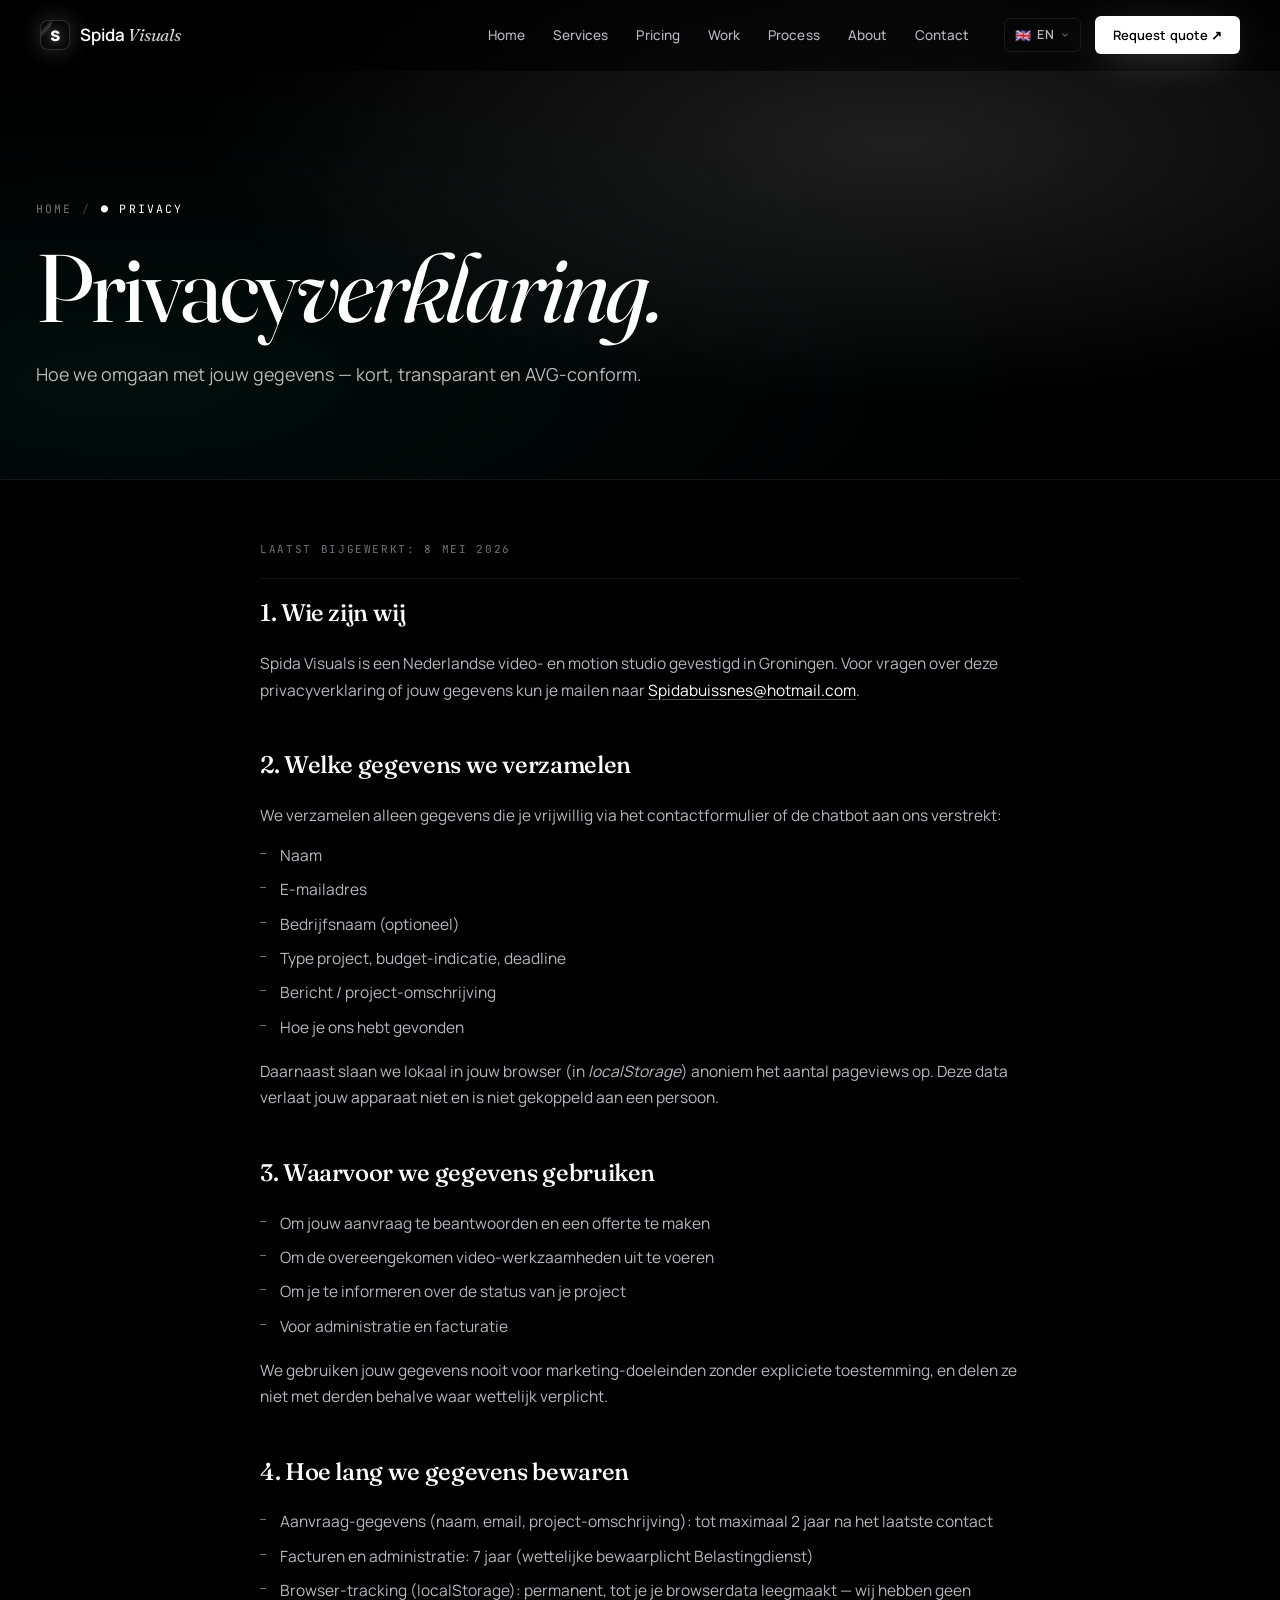
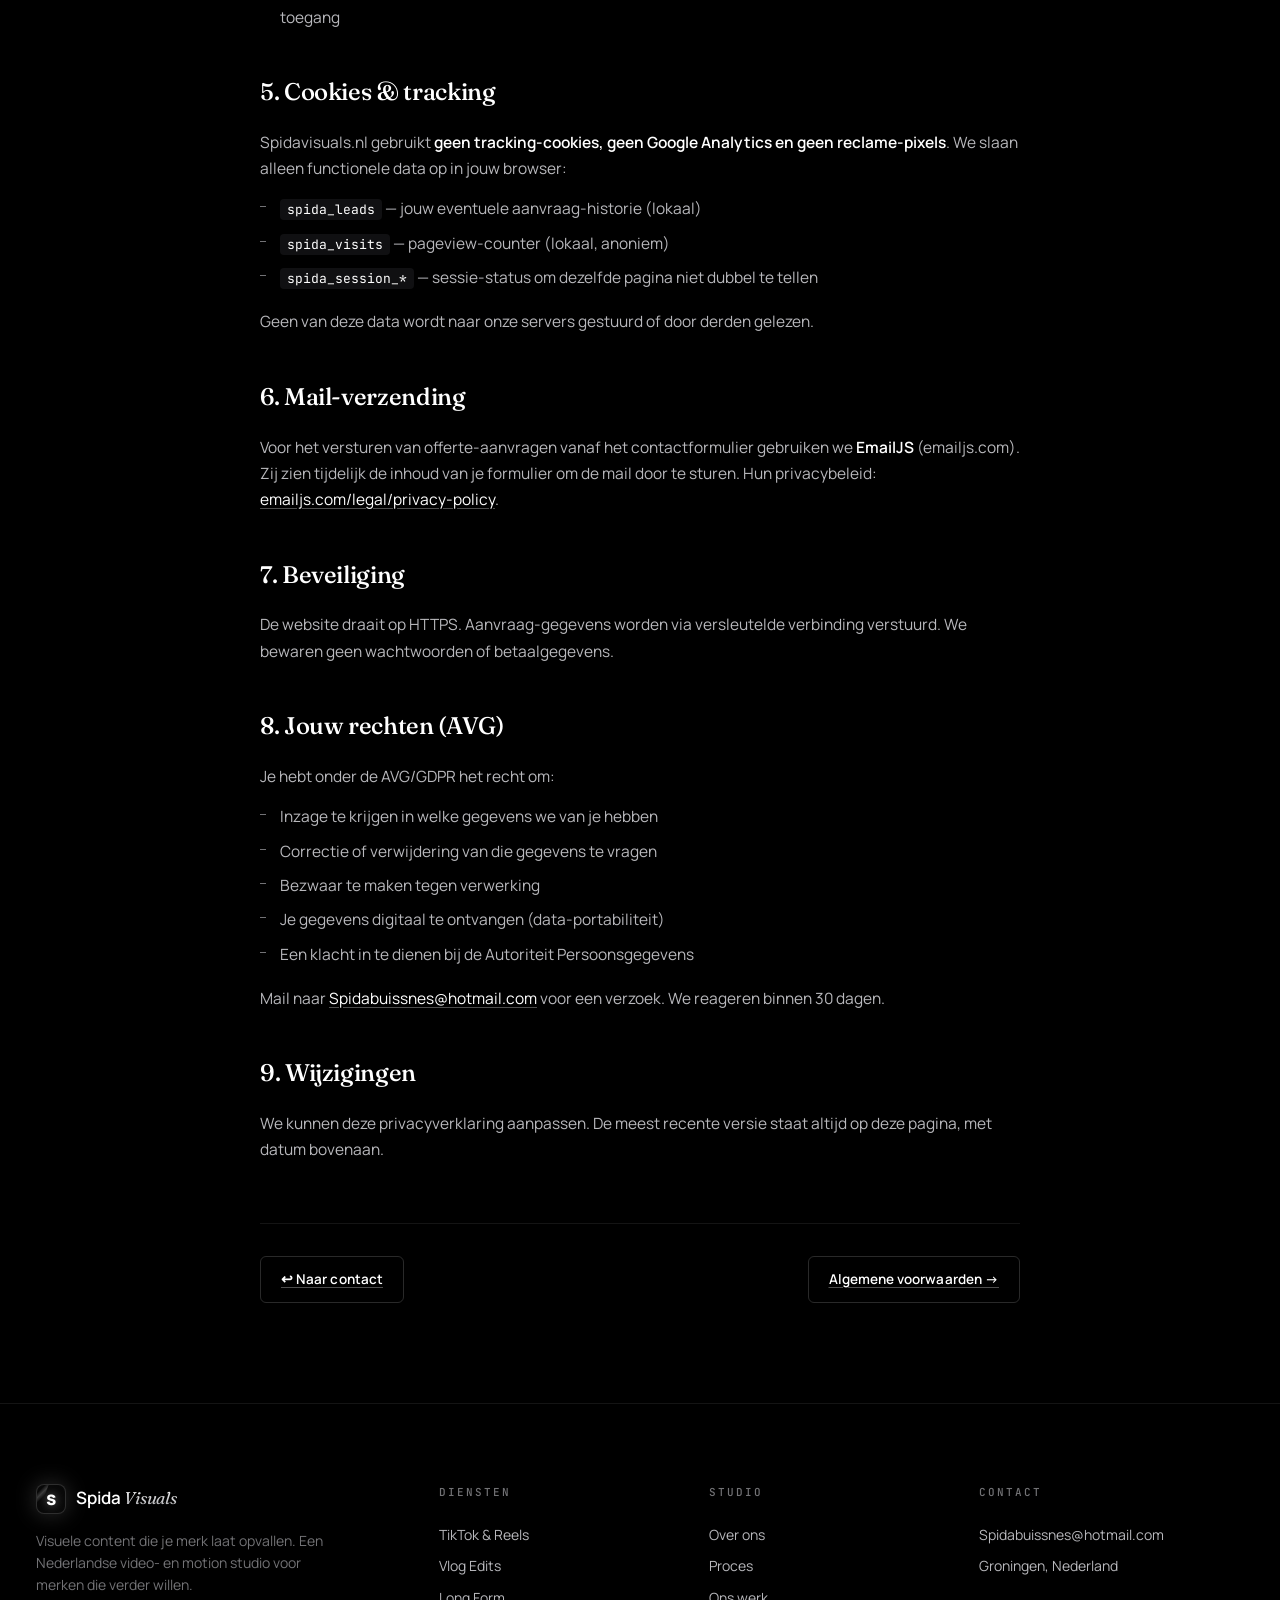
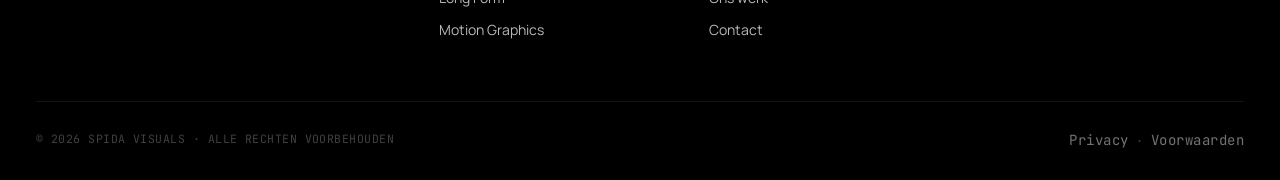
<file: privacy.html>
<!DOCTYPE html>
<html lang="nl">
<head>
<meta charset="UTF-8" />
<meta name="viewport" content="width=device-width, initial-scale=1.0" />
<meta name="theme-color" content="#000000" />
<title>Privacyverklaring — Spida Visuals</title>
<meta name="description" content="Hoe Spida Visuals omgaat met persoonsgegevens — AVG-conform privacybeleid." />
<link rel="icon" href="favicon.svg" type="image/svg+xml" />
<link rel="preconnect" href="https://fonts.googleapis.com">
<link rel="preconnect" href="https://fonts.gstatic.com" crossorigin>
<link href="https://fonts.googleapis.com/css2?family=Fraunces:ital,opsz,wght@0,9..144,400;0,9..144,500;0,9..144,600;1,9..144,400;1,9..144,500&family=JetBrains+Mono:wght@400;500&family=Manrope:wght@300;400;500;600;700&display=swap" rel="stylesheet">
<link rel="stylesheet" href="styles.css" />
</head>
<body>

<header class="nav" id="nav">
  <a href="index.html" class="logo">
    <span class="logo-mark"></span>
    <span class="logo-text">Spida<em>Visuals</em></span>
  </a>
  <nav class="nav-links">
    <a href="index.html" data-i18n="nav.home">Home</a>
    <a href="diensten.html" data-i18n="nav.diensten">Diensten</a>
    <a href="index.html#tarieven" data-i18n="nav.tarieven">Tarieven</a>
    <a href="werk.html" data-i18n="nav.werk">Werk</a>
    <a href="index.html#process" data-i18n="nav.proces">Proces</a>
    <a href="index.html#about" data-i18n="nav.over">Over</a>
    <a href="contact.html" data-i18n="nav.contact">Contact</a>
  </nav>
  <div class="lang-switcher">
    <button class="lang-trigger" aria-haspopup="true" aria-expanded="false" type="button">
      <span class="lang-current-flag">🇳🇱</span>
      <span class="lang-current-code">NL</span>
      <svg viewBox="0 0 24 24" width="10" height="10" fill="none" stroke="currentColor" stroke-width="2.5" stroke-linecap="round" stroke-linejoin="round" aria-hidden="true"><polyline points="6 9 12 15 18 9"/></svg>
    </button>
    <div class="lang-menu" role="menu">
      <button class="lang-option" data-lang="nl" type="button"><span class="lang-option-flag">🇳🇱</span> Nederlands</button>
      <button class="lang-option" data-lang="en" type="button"><span class="lang-option-flag">🇬🇧</span> English</button>
      <button class="lang-option" data-lang="de" type="button"><span class="lang-option-flag">🇩🇪</span> Deutsch</button>
      <button class="lang-option" data-lang="fr" type="button"><span class="lang-option-flag">🇫🇷</span> Français</button>
    </div>
  </div>
  <a href="contact.html" class="btn btn-primary nav-cta" data-i18n="nav.cta">Offerte aanvragen ↗</a>
  <button class="nav-burger" id="burger" aria-label="Open menu">
    <span></span><span></span><span></span>
  </button>
</header>

<main>
  <section class="page-hero">
    <div class="page-hero-inner">
      <div class="crumbs">
        <a href="index.html">Home</a>
        <span class="sep">/</span>
        <span class="here">● Privacy</span>
      </div>
      <h1>Privacy<em>verklaring.</em></h1>
      <p>Hoe we omgaan met jouw gegevens — kort, transparant en AVG-conform.</p>
    </div>
  </section>

  <section class="section legal-section">
    <article class="legal-content">
      <p class="legal-meta">Laatst bijgewerkt: 8 mei 2026</p>

      <h2>1. Wie zijn wij</h2>
      <p>Spida Visuals is een Nederlandse video- en motion studio gevestigd in Groningen. Voor vragen over deze privacyverklaring of jouw gegevens kun je mailen naar <a href="mailto:Spidabuissnes@hotmail.com">Spidabuissnes@hotmail.com</a>.</p>

      <h2>2. Welke gegevens we verzamelen</h2>
      <p>We verzamelen alleen gegevens die je vrijwillig via het contactformulier of de chatbot aan ons verstrekt:</p>
      <ul>
        <li>Naam</li>
        <li>E-mailadres</li>
        <li>Bedrijfsnaam (optioneel)</li>
        <li>Type project, budget-indicatie, deadline</li>
        <li>Bericht / project-omschrijving</li>
        <li>Hoe je ons hebt gevonden</li>
      </ul>
      <p>Daarnaast slaan we lokaal in jouw browser (in <em>localStorage</em>) anoniem het aantal pageviews op. Deze data verlaat jouw apparaat niet en is niet gekoppeld aan een persoon.</p>

      <h2>3. Waarvoor we gegevens gebruiken</h2>
      <ul>
        <li>Om jouw aanvraag te beantwoorden en een offerte te maken</li>
        <li>Om de overeengekomen video-werkzaamheden uit te voeren</li>
        <li>Om je te informeren over de status van je project</li>
        <li>Voor administratie en facturatie</li>
      </ul>
      <p>We gebruiken jouw gegevens nooit voor marketing-doeleinden zonder expliciete toestemming, en delen ze niet met derden behalve waar wettelijk verplicht.</p>

      <h2>4. Hoe lang we gegevens bewaren</h2>
      <ul>
        <li>Aanvraag-gegevens (naam, email, project-omschrijving): tot maximaal 2 jaar na het laatste contact</li>
        <li>Facturen en administratie: 7 jaar (wettelijke bewaarplicht Belastingdienst)</li>
        <li>Browser-tracking (localStorage): permanent, tot je je browserdata leegmaakt — wij hebben geen toegang</li>
      </ul>

      <h2>5. Cookies & tracking</h2>
      <p>Spidavisuals.nl gebruikt <strong>geen tracking-cookies, geen Google Analytics en geen reclame-pixels</strong>. We slaan alleen functionele data op in jouw browser:</p>
      <ul>
        <li><code>spida_leads</code> — jouw eventuele aanvraag-historie (lokaal)</li>
        <li><code>spida_visits</code> — pageview-counter (lokaal, anoniem)</li>
        <li><code>spida_session_*</code> — sessie-status om dezelfde pagina niet dubbel te tellen</li>
      </ul>
      <p>Geen van deze data wordt naar onze servers gestuurd of door derden gelezen.</p>

      <h2>6. Mail-verzending</h2>
      <p>Voor het versturen van offerte-aanvragen vanaf het contactformulier gebruiken we <strong>EmailJS</strong> (emailjs.com). Zij zien tijdelijk de inhoud van je formulier om de mail door te sturen. Hun privacybeleid: <a href="https://www.emailjs.com/legal/privacy-policy/" target="_blank" rel="noopener">emailjs.com/legal/privacy-policy</a>.</p>

      <h2>7. Beveiliging</h2>
      <p>De website draait op HTTPS. Aanvraag-gegevens worden via versleutelde verbinding verstuurd. We bewaren geen wachtwoorden of betaalgegevens.</p>

      <h2>8. Jouw rechten (AVG)</h2>
      <p>Je hebt onder de AVG/GDPR het recht om:</p>
      <ul>
        <li>Inzage te krijgen in welke gegevens we van je hebben</li>
        <li>Correctie of verwijdering van die gegevens te vragen</li>
        <li>Bezwaar te maken tegen verwerking</li>
        <li>Je gegevens digitaal te ontvangen (data-portabiliteit)</li>
        <li>Een klacht in te dienen bij de Autoriteit Persoonsgegevens</li>
      </ul>
      <p>Mail naar <a href="mailto:Spidabuissnes@hotmail.com">Spidabuissnes@hotmail.com</a> voor een verzoek. We reageren binnen 30 dagen.</p>

      <h2>9. Wijzigingen</h2>
      <p>We kunnen deze privacyverklaring aanpassen. De meest recente versie staat altijd op deze pagina, met datum bovenaan.</p>

      <div class="legal-foot">
        <a href="contact.html" class="btn btn-ghost">↩ Naar contact</a>
        <a href="voorwaarden.html" class="btn btn-ghost">Algemene voorwaarden →</a>
      </div>
    </article>
  </section>
</main>

<footer class="footer">
  <div class="footer-grid">
    <div class="footer-brand">
      <div class="logo logo--footer">
        <span class="logo-mark"></span>
        <span class="logo-text">Spida<em>Visuals</em></span>
      </div>
      <p>Visuele content die je merk laat opvallen. Een Nederlandse video- en motion studio voor merken die verder willen.</p>
    </div>
    <div>
      <h4>Diensten</h4>
      <a href="diensten.html">TikTok & Reels</a>
      <a href="diensten.html">Vlog Edits</a>
      <a href="diensten.html">Long Form</a>
      <a href="diensten.html">Motion Graphics</a>
    </div>
    <div>
      <h4>Studio</h4>
      <a href="index.html#about">Over ons</a>
      <a href="index.html#process">Proces</a>
      <a href="werk.html">Ons werk</a>
      
      <a href="contact.html">Contact</a>
    </div>
    <div>
      <h4>Contact</h4>
      <a href="mailto:Spidabuissnes@hotmail.com">Spidabuissnes@hotmail.com</a>
      <a href="#">Groningen, Nederland</a>
    </div>
  </div>
  <div class="footer-bottom">
    <span>© <span id="year"></span> SPIDA VISUALS · ALLE RECHTEN VOORBEHOUDEN</span>
    <span><a href="privacy.html">Privacy</a> · <a href="voorwaarden.html">Voorwaarden</a></span>
  </div>
</footer>

<script src="script.js"></script>
</body>
</html>
</file>
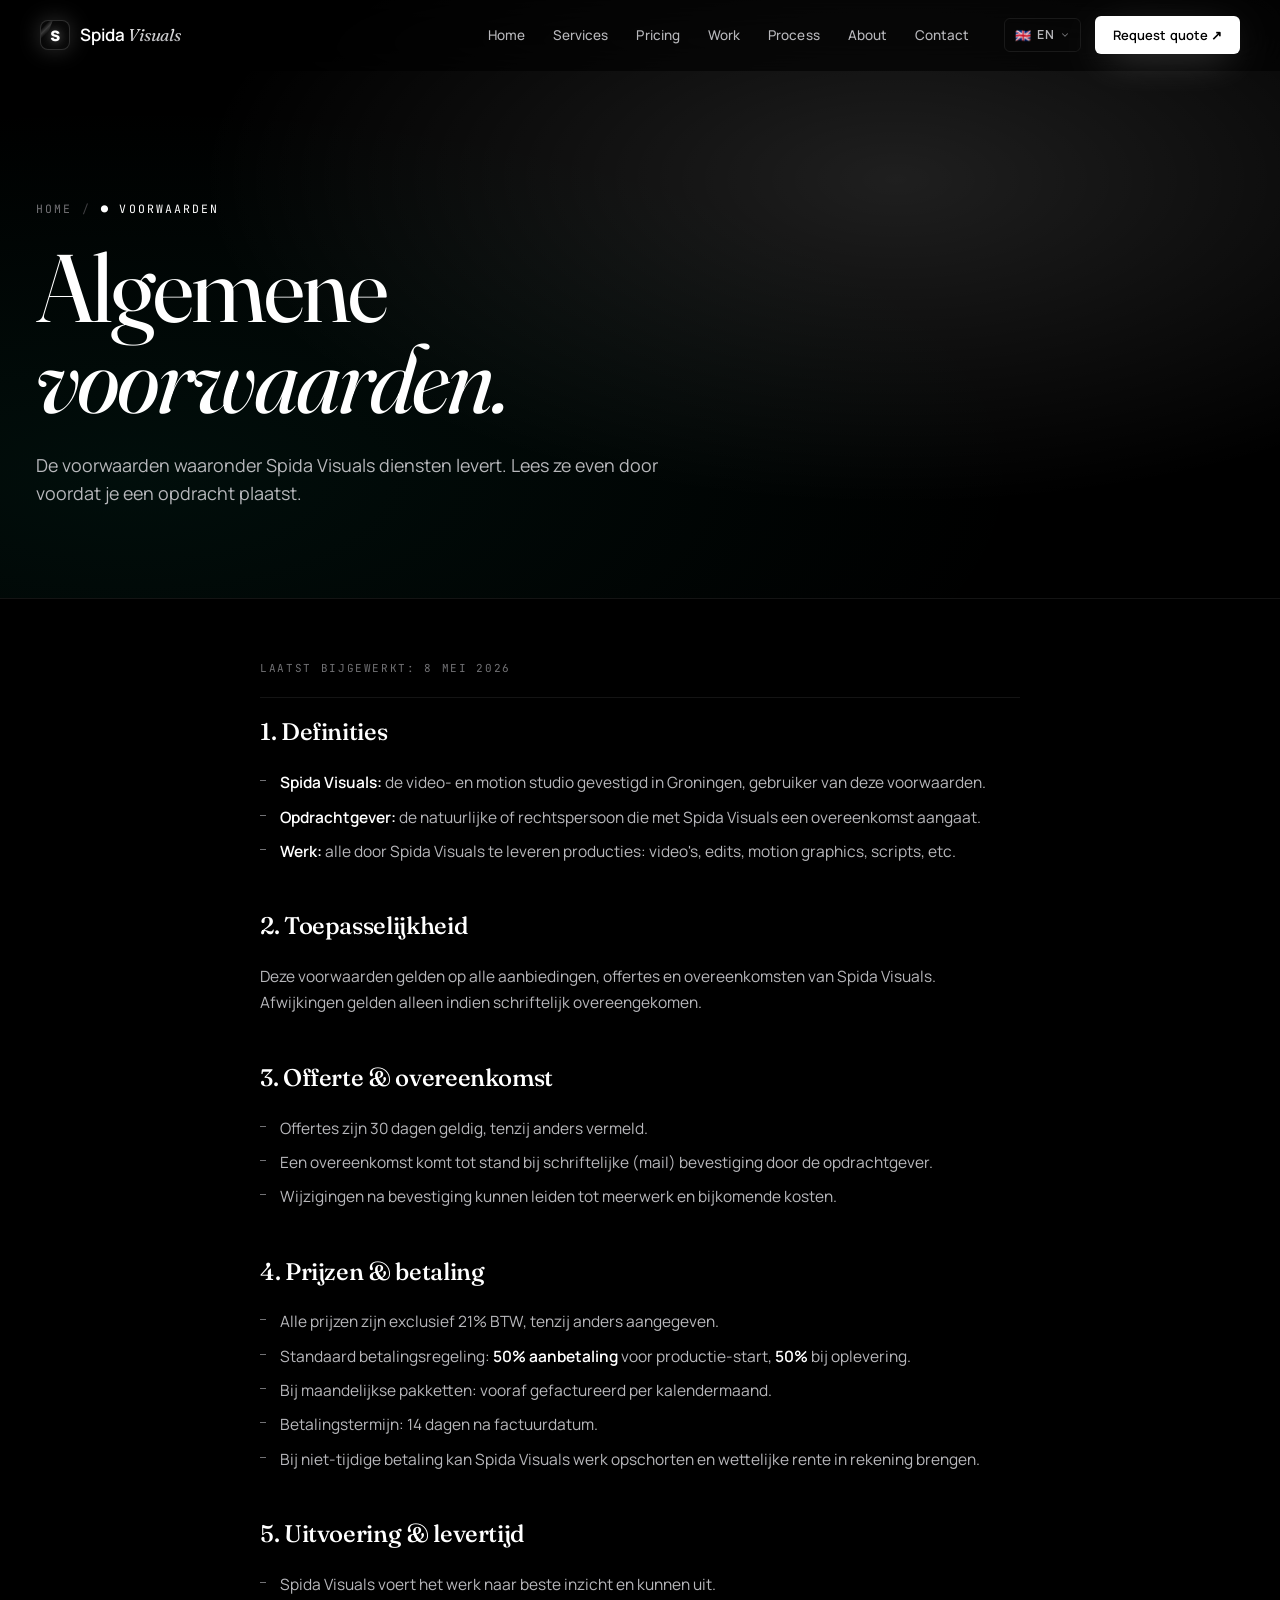
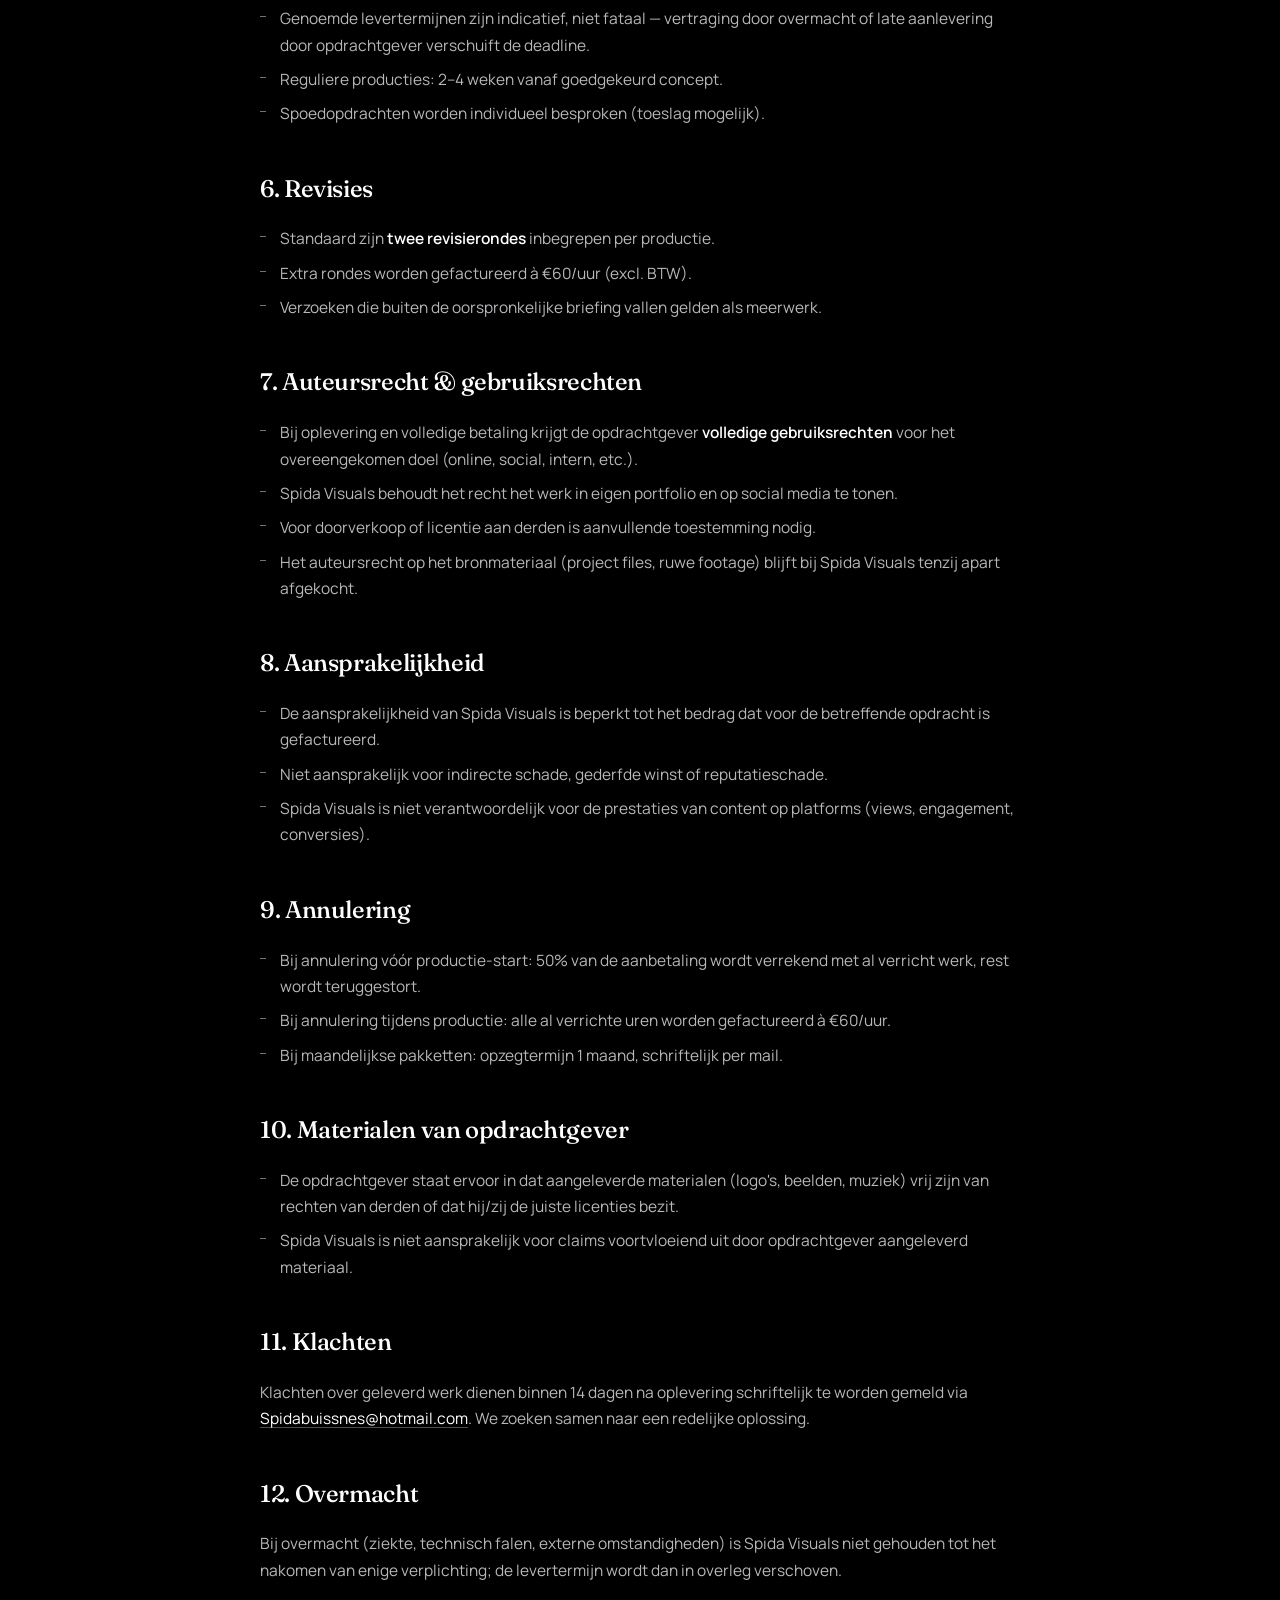
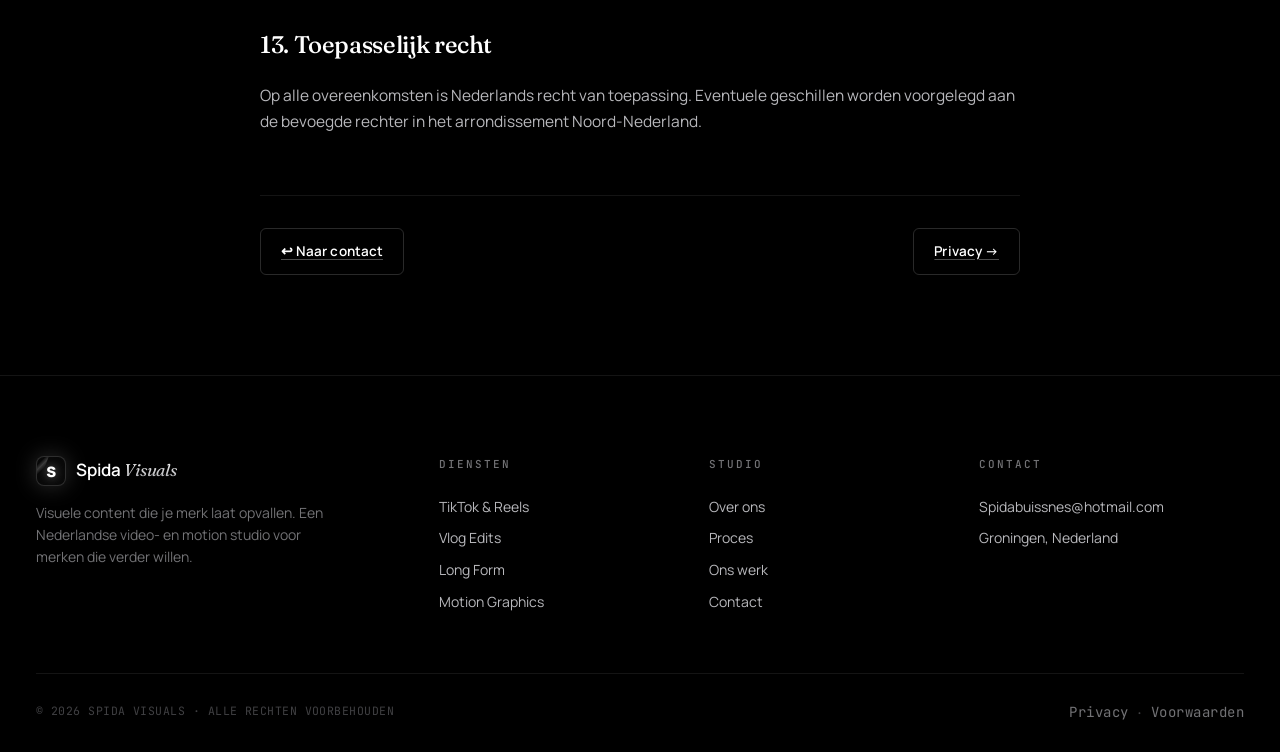
<file: voorwaarden.html>
<!DOCTYPE html>
<html lang="nl">
<head>
<meta charset="UTF-8" />
<meta name="viewport" content="width=device-width, initial-scale=1.0" />
<meta name="theme-color" content="#000000" />
<title>Algemene Voorwaarden — Spida Visuals</title>
<meta name="description" content="Algemene voorwaarden van Spida Visuals — voor video- en motion productie." />
<link rel="icon" href="favicon.svg" type="image/svg+xml" />
<link rel="preconnect" href="https://fonts.googleapis.com">
<link rel="preconnect" href="https://fonts.gstatic.com" crossorigin>
<link href="https://fonts.googleapis.com/css2?family=Fraunces:ital,opsz,wght@0,9..144,400;0,9..144,500;0,9..144,600;1,9..144,400;1,9..144,500&family=JetBrains+Mono:wght@400;500&family=Manrope:wght@300;400;500;600;700&display=swap" rel="stylesheet">
<link rel="stylesheet" href="styles.css" />
</head>
<body>

<header class="nav" id="nav">
  <a href="index.html" class="logo">
    <span class="logo-mark"></span>
    <span class="logo-text">Spida<em>Visuals</em></span>
  </a>
  <nav class="nav-links">
    <a href="index.html" data-i18n="nav.home">Home</a>
    <a href="diensten.html" data-i18n="nav.diensten">Diensten</a>
    <a href="index.html#tarieven" data-i18n="nav.tarieven">Tarieven</a>
    <a href="werk.html" data-i18n="nav.werk">Werk</a>
    <a href="index.html#process" data-i18n="nav.proces">Proces</a>
    <a href="index.html#about" data-i18n="nav.over">Over</a>
    <a href="contact.html" data-i18n="nav.contact">Contact</a>
  </nav>
  <div class="lang-switcher">
    <button class="lang-trigger" aria-haspopup="true" aria-expanded="false" type="button">
      <span class="lang-current-flag">🇳🇱</span>
      <span class="lang-current-code">NL</span>
      <svg viewBox="0 0 24 24" width="10" height="10" fill="none" stroke="currentColor" stroke-width="2.5" stroke-linecap="round" stroke-linejoin="round" aria-hidden="true"><polyline points="6 9 12 15 18 9"/></svg>
    </button>
    <div class="lang-menu" role="menu">
      <button class="lang-option" data-lang="nl" type="button"><span class="lang-option-flag">🇳🇱</span> Nederlands</button>
      <button class="lang-option" data-lang="en" type="button"><span class="lang-option-flag">🇬🇧</span> English</button>
      <button class="lang-option" data-lang="de" type="button"><span class="lang-option-flag">🇩🇪</span> Deutsch</button>
      <button class="lang-option" data-lang="fr" type="button"><span class="lang-option-flag">🇫🇷</span> Français</button>
    </div>
  </div>
  <a href="contact.html" class="btn btn-primary nav-cta" data-i18n="nav.cta">Offerte aanvragen ↗</a>
  <button class="nav-burger" id="burger" aria-label="Open menu">
    <span></span><span></span><span></span>
  </button>
</header>

<main>
  <section class="page-hero">
    <div class="page-hero-inner">
      <div class="crumbs">
        <a href="index.html">Home</a>
        <span class="sep">/</span>
        <span class="here">● Voorwaarden</span>
      </div>
      <h1>Algemene <em>voorwaarden.</em></h1>
      <p>De voorwaarden waaronder Spida Visuals diensten levert. Lees ze even door voordat je een opdracht plaatst.</p>
    </div>
  </section>

  <section class="section legal-section">
    <article class="legal-content">
      <p class="legal-meta">Laatst bijgewerkt: 8 mei 2026</p>

      <h2>1. Definities</h2>
      <ul>
        <li><strong>Spida Visuals:</strong> de video- en motion studio gevestigd in Groningen, gebruiker van deze voorwaarden.</li>
        <li><strong>Opdrachtgever:</strong> de natuurlijke of rechtspersoon die met Spida Visuals een overeenkomst aangaat.</li>
        <li><strong>Werk:</strong> alle door Spida Visuals te leveren producties: video's, edits, motion graphics, scripts, etc.</li>
      </ul>

      <h2>2. Toepasselijkheid</h2>
      <p>Deze voorwaarden gelden op alle aanbiedingen, offertes en overeenkomsten van Spida Visuals. Afwijkingen gelden alleen indien schriftelijk overeengekomen.</p>

      <h2>3. Offerte & overeenkomst</h2>
      <ul>
        <li>Offertes zijn 30 dagen geldig, tenzij anders vermeld.</li>
        <li>Een overeenkomst komt tot stand bij schriftelijke (mail) bevestiging door de opdrachtgever.</li>
        <li>Wijzigingen na bevestiging kunnen leiden tot meerwerk en bijkomende kosten.</li>
      </ul>

      <h2>4. Prijzen & betaling</h2>
      <ul>
        <li>Alle prijzen zijn exclusief 21% BTW, tenzij anders aangegeven.</li>
        <li>Standaard betalingsregeling: <strong>50% aanbetaling</strong> voor productie-start, <strong>50%</strong> bij oplevering.</li>
        <li>Bij maandelijkse pakketten: vooraf gefactureerd per kalendermaand.</li>
        <li>Betalingstermijn: 14 dagen na factuurdatum.</li>
        <li>Bij niet-tijdige betaling kan Spida Visuals werk opschorten en wettelijke rente in rekening brengen.</li>
      </ul>

      <h2>5. Uitvoering & levertijd</h2>
      <ul>
        <li>Spida Visuals voert het werk naar beste inzicht en kunnen uit.</li>
        <li>Genoemde levertermijnen zijn indicatief, niet fataal — vertraging door overmacht of late aanlevering door opdrachtgever verschuift de deadline.</li>
        <li>Reguliere producties: 2–4 weken vanaf goedgekeurd concept.</li>
        <li>Spoedopdrachten worden individueel besproken (toeslag mogelijk).</li>
      </ul>

      <h2>6. Revisies</h2>
      <ul>
        <li>Standaard zijn <strong>twee revisierondes</strong> inbegrepen per productie.</li>
        <li>Extra rondes worden gefactureerd à €60/uur (excl. BTW).</li>
        <li>Verzoeken die buiten de oorspronkelijke briefing vallen gelden als meerwerk.</li>
      </ul>

      <h2>7. Auteursrecht & gebruiksrechten</h2>
      <ul>
        <li>Bij oplevering en volledige betaling krijgt de opdrachtgever <strong>volledige gebruiksrechten</strong> voor het overeengekomen doel (online, social, intern, etc.).</li>
        <li>Spida Visuals behoudt het recht het werk in eigen portfolio en op social media te tonen.</li>
        <li>Voor doorverkoop of licentie aan derden is aanvullende toestemming nodig.</li>
        <li>Het auteursrecht op het bronmateriaal (project files, ruwe footage) blijft bij Spida Visuals tenzij apart afgekocht.</li>
      </ul>

      <h2>8. Aansprakelijkheid</h2>
      <ul>
        <li>De aansprakelijkheid van Spida Visuals is beperkt tot het bedrag dat voor de betreffende opdracht is gefactureerd.</li>
        <li>Niet aansprakelijk voor indirecte schade, gederfde winst of reputatieschade.</li>
        <li>Spida Visuals is niet verantwoordelijk voor de prestaties van content op platforms (views, engagement, conversies).</li>
      </ul>

      <h2>9. Annulering</h2>
      <ul>
        <li>Bij annulering vóór productie-start: 50% van de aanbetaling wordt verrekend met al verricht werk, rest wordt teruggestort.</li>
        <li>Bij annulering tijdens productie: alle al verrichte uren worden gefactureerd à €60/uur.</li>
        <li>Bij maandelijkse pakketten: opzegtermijn 1 maand, schriftelijk per mail.</li>
      </ul>

      <h2>10. Materialen van opdrachtgever</h2>
      <ul>
        <li>De opdrachtgever staat ervoor in dat aangeleverde materialen (logo's, beelden, muziek) vrij zijn van rechten van derden of dat hij/zij de juiste licenties bezit.</li>
        <li>Spida Visuals is niet aansprakelijk voor claims voortvloeiend uit door opdrachtgever aangeleverd materiaal.</li>
      </ul>

      <h2>11. Klachten</h2>
      <p>Klachten over geleverd werk dienen binnen 14 dagen na oplevering schriftelijk te worden gemeld via <a href="mailto:Spidabuissnes@hotmail.com">Spidabuissnes@hotmail.com</a>. We zoeken samen naar een redelijke oplossing.</p>

      <h2>12. Overmacht</h2>
      <p>Bij overmacht (ziekte, technisch falen, externe omstandigheden) is Spida Visuals niet gehouden tot het nakomen van enige verplichting; de levertermijn wordt dan in overleg verschoven.</p>

      <h2>13. Toepasselijk recht</h2>
      <p>Op alle overeenkomsten is Nederlands recht van toepassing. Eventuele geschillen worden voorgelegd aan de bevoegde rechter in het arrondissement Noord-Nederland.</p>

      <div class="legal-foot">
        <a href="contact.html" class="btn btn-ghost">↩ Naar contact</a>
        <a href="privacy.html" class="btn btn-ghost">Privacy →</a>
      </div>
    </article>
  </section>
</main>

<footer class="footer">
  <div class="footer-grid">
    <div class="footer-brand">
      <div class="logo logo--footer">
        <span class="logo-mark"></span>
        <span class="logo-text">Spida<em>Visuals</em></span>
      </div>
      <p>Visuele content die je merk laat opvallen. Een Nederlandse video- en motion studio voor merken die verder willen.</p>
    </div>
    <div>
      <h4>Diensten</h4>
      <a href="diensten.html">TikTok & Reels</a>
      <a href="diensten.html">Vlog Edits</a>
      <a href="diensten.html">Long Form</a>
      <a href="diensten.html">Motion Graphics</a>
    </div>
    <div>
      <h4>Studio</h4>
      <a href="index.html#about">Over ons</a>
      <a href="index.html#process">Proces</a>
      <a href="werk.html">Ons werk</a>
      
      <a href="contact.html">Contact</a>
    </div>
    <div>
      <h4>Contact</h4>
      <a href="mailto:Spidabuissnes@hotmail.com">Spidabuissnes@hotmail.com</a>
      <a href="#">Groningen, Nederland</a>
    </div>
  </div>
  <div class="footer-bottom">
    <span>© <span id="year"></span> SPIDA VISUALS · ALLE RECHTEN VOORBEHOUDEN</span>
    <span><a href="privacy.html">Privacy</a> · <a href="voorwaarden.html">Voorwaarden</a></span>
  </div>
</footer>

<script src="script.js"></script>
</body>
</html>
</file>
<file: styles.css>
/* ================== RESET & BASE ================== */
*,*::before,*::after{box-sizing:border-box;margin:0;padding:0}
html{scroll-behavior:smooth}
:root{
  /* Cinematic black & white palette — past bij het Spida logo (witte S met light flares) */
  --ink:#000000;
  --ink-2:#08080a;
  --ink-3:#101012;
  --ink-4:#1a1a1d;
  --line:rgba(255,255,255,0.08);
  --line-strong:rgba(255,255,255,0.16);

  /* Accent = wit (vroeger teal). De variabele namen blijven voor compatibiliteit. */
  --teal:#ffffff;
  --teal-bright:#ffffff;
  --teal-deep:#cfcfd2;
  --teal-glow:rgba(255,255,255,0.32);
  --teal-soft:rgba(255,255,255,0.06);

  --text:#ffffff;
  --text-2:#b8b8bc;
  --text-3:#727275;
  --text-4:#404043;

  --font-display:'Fraunces','Times New Roman',serif;
  --font-body:'Manrope',-apple-system,sans-serif;
  --font-mono:'JetBrains Mono',monospace;

  --r-sm:6px;
  --r-md:12px;
  --r-lg:20px;
  --maxw:1240px;
  --ease-out:cubic-bezier(0.2,0.8,0.2,1);
}
body{
  font-family:var(--font-body);
  background:var(--ink);
  color:var(--text);
  line-height:1.55;
  -webkit-font-smoothing:antialiased;
  overflow-x:hidden;
}
img,svg{display:block;max-width:100%}
a{color:inherit;text-decoration:none}
button{font:inherit;cursor:pointer;border:none;background:none;color:inherit}
ul{list-style:none}

/* ================== WELKOM SPLASH ================== */
.splash{
  position:fixed;inset:0;z-index:9999;
  display:flex;align-items:center;justify-content:center;
  background:#030303;overflow:hidden;
  transition:opacity .7s cubic-bezier(.4,0,.2,1);
  will-change:opacity;
}
.splash.dismissed{
  opacity:0;pointer-events:none;
}
body.splash-active{overflow:hidden}

/* Hero content begint subtiel uit, fadet snel in als splash dismissed wordt */
body.splash-active .hero-inner > *{
  opacity:0;
}
.hero-inner > *{
  transition:opacity .55s cubic-bezier(.25,.46,.45,.94);
}
.hero-inner > .timecode{transition-delay:0s}
.hero-inner > .hero-title{transition-delay:.08s}
.hero-inner > .hero-sub{transition-delay:.16s}
.hero-inner > .hero-rotator-line{transition-delay:.24s}
.hero-inner > .hero-cta{transition-delay:.32s}
.hero-inner > .timeline{transition-delay:.4s}

.splash-bg{
  position:absolute;inset:0;
  background:
    linear-gradient(135deg,rgba(99,102,241,0.06),transparent 50%,rgba(244,63,94,0.06)),
    radial-gradient(ellipse at 50% 50%,rgba(255,255,255,0.04),transparent 70%);
  filter:blur(40px);
}
.splash-vignette{
  position:absolute;inset:0;pointer-events:none;
  background:linear-gradient(to top,#030303 0%,transparent 30%,transparent 70%,rgba(3,3,3,0.85) 100%);
}

.splash-shapes{position:absolute;inset:0;overflow:hidden;pointer-events:none}
.splash-shape{
  position:absolute;
  border-radius:9999px;
  border:2px solid rgba(255,255,255,0.15);
  box-shadow:0 8px 32px 0 rgba(255,255,255,0.1);
  /* backdrop-filter weggehaald — was te duur op zwakkere apparaten */
  opacity:0;
  animation:
    shapeAppear 2.4s cubic-bezier(.23,.86,.39,.96) var(--delay,0s) forwards,
    shapeFloat 12s ease-in-out calc(var(--delay,0s) + 1.6s) infinite;
  transform:translate3d(0,0,0) rotate(var(--rotate));
  will-change:transform,opacity;
  contain:layout style paint;
}
.splash-shape::after{
  content:"";position:absolute;inset:0;border-radius:inherit;
  background:radial-gradient(circle at 50% 50%,rgba(255,255,255,0.2),transparent 70%);
}
@keyframes shapeAppear{
  0%{opacity:0;transform:translateY(-150px) rotate(calc(var(--rotate) - 15deg))}
  100%{opacity:1;transform:translateY(0) rotate(var(--rotate))}
}
@keyframes shapeFloat{
  0%,100%{transform:translateY(0) rotate(var(--rotate))}
  50%{transform:translateY(15px) rotate(var(--rotate))}
}

.splash-shape--1{
  width:600px;height:140px;left:-10%;top:15%;
  background:linear-gradient(to right,rgba(99,102,241,0.15),transparent);
}
.splash-shape--2{
  width:500px;height:120px;right:-5%;top:70%;
  background:linear-gradient(to right,rgba(244,63,94,0.15),transparent);
}
.splash-shape--3{
  width:300px;height:80px;left:5%;bottom:8%;
  background:linear-gradient(to right,rgba(139,92,246,0.15),transparent);
}
.splash-shape--4{
  width:200px;height:60px;right:15%;top:12%;
  background:linear-gradient(to right,rgba(245,158,11,0.15),transparent);
}
.splash-shape--5{
  width:150px;height:40px;left:25%;top:8%;
  background:linear-gradient(to right,rgba(34,211,238,0.15),transparent);
}

@media(max-width:768px){
  .splash-shape--1{width:340px;height:80px;top:10%}
  .splash-shape--2{width:300px;height:70px;top:75%}
  .splash-shape--3{width:200px;height:50px}
  .splash-shape--4{width:120px;height:40px}
  .splash-shape--5{width:90px;height:30px}
}

.splash-content{
  position:relative;z-index:10;
  max-width:780px;margin:0 auto;text-align:center;
  padding:0 22px;
}
.splash-badge{
  display:inline-flex;align-items:center;gap:10px;
  padding:6px 14px;border-radius:999px;
  background:rgba(255,255,255,0.03);
  border:1px solid rgba(255,255,255,0.08);
  font-family:var(--font-mono);font-size:11.5px;
  letter-spacing:.2em;color:rgba(255,255,255,0.6);
  margin-bottom:32px;
}
.splash-dot{
  width:8px;height:8px;border-radius:50%;
  background:rgba(244,63,94,0.85);
  box-shadow:0 0 8px rgba(244,63,94,0.5);
}
.splash-title{
  font-family:var(--font-display);font-weight:500;
  font-size:clamp(40px,7.5vw,96px);
  line-height:1;letter-spacing:-.03em;
  margin-bottom:24px;
}
.splash-line-1{
  display:block;
  background:linear-gradient(to bottom,#fff,rgba(255,255,255,0.8));
  -webkit-background-clip:text;background-clip:text;color:transparent;
  margin-bottom:8px;
}
.splash-line-2{
  display:block;font-style:italic;font-weight:400;
  background:linear-gradient(to right,#a5b4fc 0%,rgba(255,255,255,0.95) 50%,#fda4af 100%);
  -webkit-background-clip:text;background-clip:text;color:transparent;
  filter:drop-shadow(0 0 30px rgba(255,255,255,0.15));
}
.splash-sub{
  font-size:clamp(16px,1.6vw,20px);
  color:rgba(255,255,255,0.45);
  font-weight:300;letter-spacing:.005em;
  line-height:1.6;
  max-width:42ch;margin:0 auto 36px;
}
.splash-sub em{
  font-family:var(--font-display);font-style:italic;
  color:rgba(255,255,255,0.85);font-weight:400;
}
.splash-enter{
  display:inline-flex;align-items:center;gap:10px;
  padding:14px 30px;border-radius:999px;
  background:rgba(255,255,255,0.06);
  border:1px solid rgba(255,255,255,0.18);
  color:#fff;font-size:14px;font-weight:600;letter-spacing:.02em;
  font-family:var(--font-body);cursor:pointer;
  transition:background .25s,border-color .25s,transform .25s,box-shadow .25s;
  backdrop-filter:blur(8px);-webkit-backdrop-filter:blur(8px);
}
.splash-enter:hover{
  background:rgba(255,255,255,0.95);
  color:#000;border-color:#fff;
  transform:translateY(-2px);
  box-shadow:0 12px 40px rgba(255,255,255,0.2);
}
.splash-hint{
  margin-top:18px;
  font-family:var(--font-mono);font-size:11px;
  color:rgba(255,255,255,0.3);letter-spacing:.1em;
}

/* fade-up entrance voor content */
.anim-fade-up{
  opacity:0;transform:translateY(30px);
  animation:fadeUp 1s cubic-bezier(.25,.4,.25,1) forwards;
  animation-delay:calc(.5s + var(--d,0s));
}
@keyframes fadeUp{
  to{opacity:1;transform:translateY(0)}
}

/* ================== CURSOR GLOW (GPU-optimized) ================== */
.cursor-glow{
  position:fixed;width:520px;height:520px;border-radius:50%;
  /* Soft gradient zonder filter:blur — vermijd dure GPU operatie */
  background:radial-gradient(circle,
    rgba(255,255,255,0.28) 0%,
    rgba(255,255,255,0.12) 22%,
    rgba(255,255,255,0.04) 42%,
    transparent 62%);
  pointer-events:none;z-index:1;left:0;top:0;
  transform:translate3d(-50%,-50%,0);
  opacity:.7;
  will-change:transform;
  contain:layout style paint;
}

/* ================== NAV ================== */
.nav{
  position:fixed;top:0;left:0;right:0;z-index:50;
  display:flex;align-items:center;gap:14px;
  padding:16px 40px;
  background:rgba(0,0,0,0.6);
  backdrop-filter:blur(20px) saturate(120%);
  -webkit-backdrop-filter:blur(20px) saturate(120%);
  border-bottom:1px solid transparent;
  transition:border-color .3s,padding .3s,background .3s;
}
.nav.scrolled{
  border-bottom-color:var(--line);
  padding:11px 40px;
  background:rgba(0,0,0,0.78);
}
.logo{margin-right:auto}
.nav-links{margin-right:20px}
.logo{display:flex;align-items:center;gap:10px;font-weight:600;font-size:17px;letter-spacing:-.01em}
.logo-mark{
  width:30px;height:30px;border-radius:8px;
  background:#000;
  border:1px solid rgba(255,255,255,0.18);
  position:relative;
  box-shadow:0 0 22px rgba(255,255,255,0.18),inset 0 0 12px rgba(255,255,255,0.05);
  overflow:hidden;
}
.logo-mark::before{
  content:"s";
  position:absolute;inset:0;
  display:flex;align-items:center;justify-content:center;
  color:#fff;font-family:var(--font-body);
  font-weight:800;font-size:19px;line-height:1;
  text-shadow:0 0 12px rgba(255,255,255,0.7);
  letter-spacing:-.02em;
  margin-top:-1px;
}
.logo-mark::after{
  content:"";position:absolute;
  top:-50%;left:-30%;width:50%;height:200%;
  background:linear-gradient(115deg,transparent 40%,rgba(255,255,255,0.4) 50%,transparent 60%);
  transform:rotate(20deg);
  opacity:.5;pointer-events:none;
}
.logo-text{color:var(--text);font-weight:600}
.logo-text em{
  font-family:var(--font-display);font-style:italic;font-weight:400;
  margin-left:3px;
  background:linear-gradient(180deg,#ffffff 0%,#a8a8ac 100%);
  -webkit-background-clip:text;background-clip:text;color:transparent;
}
.nav-links{display:flex;gap:28px;font-size:13.5px;color:var(--text-2);font-weight:500;letter-spacing:.005em}
.nav-links a{position:relative;transition:color .2s;padding:4px 0}
.nav-links a:hover{color:var(--text)}
.nav-links a::after{content:"";position:absolute;left:0;bottom:-2px;height:1px;width:0;background:var(--text);transition:width .25s}
.nav-links a:hover::after{width:100%}
.nav-admin{
  display:none; /* standaard verborgen — alleen zichtbaar als ingelogd als Spida */
  align-items:center;justify-content:center;
  width:32px;height:32px;border-radius:6px;
  color:var(--text-4);
  background:transparent;border:none;
  transition:color .2s,background .2s;
}
.nav-admin.is-spida{display:inline-flex}
.nav-admin:hover{color:var(--text);background:rgba(255,255,255,0.06)}

.nav-account{
  display:inline-flex;align-items:center;gap:7px;
  color:var(--text-2);font-size:13.5px;font-weight:500;
  background:transparent;border:none;padding:4px 0;
  transition:color .2s;
  letter-spacing:.005em;
  position:relative;
}
.nav-account svg{opacity:.7;transition:opacity .2s}
.nav-account:hover{color:var(--text)}
.nav-account:hover svg{opacity:1}
.nav-account.active{color:var(--text)}
.nav-account.active::after{
  content:"";position:absolute;left:0;bottom:-2px;height:1px;width:100%;background:var(--text);
}
.nav-account-label{display:inline-block}

/* ===== Logged-in user dropdown ===== */
.nav-user{position:relative;display:none}
body.is-logged-in .nav-user{display:block}
body.is-logged-in .nav-account{display:none}

.nav-user-trigger{
  display:inline-flex;align-items:center;gap:9px;
  padding:5px 14px 5px 5px;
  background:transparent;
  border:1px solid var(--line);
  border-radius:999px;
  color:var(--text);font-size:13.5px;font-weight:500;
  cursor:pointer;font-family:var(--font-body);
  transition:background .2s,border-color .2s;
  letter-spacing:.005em;
}
.nav-user-trigger:hover,
.nav-user-trigger[aria-expanded="true"]{
  background:rgba(255,255,255,0.06);
  border-color:var(--line-strong);
}
.nav-user-trigger > svg:last-child{
  color:var(--text-3);transition:transform .25s,color .2s;
}
.nav-user-trigger:hover > svg:last-child{color:var(--text)}
.nav-user-trigger[aria-expanded="true"] > svg:last-child{transform:rotate(180deg)}

.nav-avatar{
  width:26px;height:26px;border-radius:50%;
  background:#fff;color:#000;
  display:inline-flex;align-items:center;justify-content:center;
  font-family:var(--font-display);font-weight:600;font-size:13px;font-style:italic;
  line-height:1;flex-shrink:0;
}

.nav-user-name{
  display:inline-block;
  max-width:120px;white-space:nowrap;overflow:hidden;text-overflow:ellipsis;
}

.nav-user-menu{
  position:absolute;top:calc(100% + 12px);right:0;
  min-width:260px;
  background:var(--ink-2);
  border:1px solid var(--line-strong);
  border-radius:var(--r-md);
  padding:8px;
  box-shadow:0 30px 80px -20px rgba(0,0,0,0.7),0 0 0 1px rgba(255,255,255,0.02);
  opacity:0;pointer-events:none;
  transform:translateY(-8px) scale(.96);
  transform-origin:top right;
  transition:opacity .22s,transform .22s var(--ease-out);
  z-index:60;
}
.nav-user-trigger[aria-expanded="true"] + .nav-user-menu{
  opacity:1;pointer-events:auto;
  transform:translateY(0) scale(1);
}

.nav-user-head{
  padding:14px 14px 16px;
  border-bottom:1px solid var(--line);
  margin-bottom:6px;
}
.nav-user-fullname{
  font-size:14.5px;color:var(--text);font-weight:600;margin-bottom:2px;
  letter-spacing:-.005em;
}
.nav-user-email{
  font-family:var(--font-mono);font-size:11.5px;color:var(--text-3);
  letter-spacing:.04em;
  word-break:break-all;
}

.nav-user-link{
  display:flex;align-items:center;gap:11px;
  padding:10px 12px;border-radius:var(--r-sm);
  color:var(--text-2);font-size:13.5px;font-weight:500;
  font-family:var(--font-body);text-decoration:none;
  background:transparent;border:none;cursor:pointer;
  text-align:left;width:100%;
  transition:background .15s,color .15s;
}
.nav-user-link svg{
  color:var(--text-3);flex-shrink:0;
  transition:color .15s;
}
.nav-user-link:hover{background:var(--ink-3);color:var(--text)}
.nav-user-link:hover svg{color:var(--text)}

.nav-user-admin{display:none}
.nav-user.is-spida .nav-user-admin{
  display:flex;
  margin-top:4px;padding-top:14px;
  border-top:1px solid var(--line);
}

.nav-user-logout{
  margin-top:4px;padding-top:14px;
  border-top:1px solid var(--line);
  color:var(--text-3) !important;
}
.nav-user-logout:hover{
  background:rgba(239,68,68,0.08) !important;
  color:#ef4444 !important;
}
.nav-user-logout:hover svg{color:#ef4444 !important}

/* ===== Auth tabs ===== */
.auth-card--wide{max-width:480px}
.auth-tabs{
  display:flex;gap:4px;
  background:var(--ink-3);
  padding:4px;border-radius:var(--r-sm);
  margin-bottom:24px;
  border:1px solid var(--line);
}
.auth-tab{
  flex:1;padding:10px;
  background:transparent;border:none;
  color:var(--text-3);font-weight:500;font-size:13.5px;
  border-radius:4px;cursor:pointer;
  transition:background .2s,color .2s;
  font-family:var(--font-body);
}
.auth-tab:hover{color:var(--text)}
.auth-tab.active{background:var(--ink);color:var(--text)}
.auth-form--user h1{font-size:28px;margin-bottom:6px}
.auth-form--user h1 em{
  font-style:italic;
  background:linear-gradient(180deg,#ffffff 0%,#9c9ca0 100%);
  -webkit-background-clip:text;background-clip:text;color:transparent;
}
.auth-foot-note{
  font-size:12px;color:var(--text-3);line-height:1.5;
  margin-top:6px;
}
.auth-foot-note a{color:var(--text-2);text-decoration:underline}

/* ===== Account / profile shell ===== */
.account-shell{padding-bottom:80px}
.profile-grid{
  max-width:var(--maxw);margin:0 auto;padding:0 36px;
  display:grid;grid-template-columns:380px 1fr;gap:24px;margin-bottom:24px;
}
.profile-panel{
  background:var(--ink-2);border:1px solid var(--line);
  border-radius:var(--r-md);padding:36px 32px;
  text-align:center;
}
.profile-avatar{
  width:80px;height:80px;border-radius:50%;
  background:#fff;color:#000;
  display:flex;align-items:center;justify-content:center;
  font-family:var(--font-display);font-weight:500;font-size:32px;font-style:italic;
  margin:0 auto 18px;
  box-shadow:0 0 32px rgba(255,255,255,0.2);
}
.profile-panel h2{
  font-family:var(--font-display);font-weight:400;
  font-size:24px;letter-spacing:-.01em;margin-bottom:4px;
}
.profile-panel .mono{font-family:var(--font-mono);font-size:12px}
.profile-panel .mute{color:var(--text-3);margin-top:4px}
.profile-panel .btn{margin-top:24px}
.profile-stats{
  display:grid;grid-template-columns:1fr 1fr;gap:14px;
}
.stat-tile{
  background:var(--ink-2);border:1px solid var(--line);
  border-radius:var(--r-md);padding:24px 26px;
  display:flex;flex-direction:column;justify-content:space-between;
  min-height:170px;
}
.stat-tile .mono{
  font-family:var(--font-mono);font-size:11px;letter-spacing:.12em;
  color:var(--text-3);text-transform:uppercase;
}
.stat-tile-num{
  font-family:var(--font-display);font-weight:400;
  font-size:54px;line-height:1;letter-spacing:-.03em;color:var(--text);
}
.stat-tile-text{
  font-family:var(--font-display);font-weight:400;
  font-size:22px;line-height:1.1;letter-spacing:-.01em;color:var(--text);
}
.profile-panel--full{
  max-width:var(--maxw);margin:0 auto 32px;
  margin-left:36px;margin-right:36px;
}
.my-req-row{
  display:flex;justify-content:space-between;align-items:center;gap:20px;
  padding:18px 4px;border-bottom:1px solid var(--line);
}
.my-req-row:last-child{border-bottom:none}
.my-req-row h4{
  font-family:var(--font-display);font-weight:400;
  font-size:18px;letter-spacing:-.01em;margin:6px 0;
}
.my-req-row p{color:var(--text-2);font-size:14px;margin:0;line-height:1.5}

/* ===== Portfolio items (admin) ===== */
.pf-item{
  display:grid;
  grid-template-columns:140px 1fr auto;
  gap:20px;align-items:center;
  padding:16px 0;border-bottom:1px solid var(--line);
}
.pf-item:last-child{border-bottom:none}
.pf-thumb{
  width:140px;height:90px;
  border-radius:var(--r-sm);overflow:hidden;
  background:var(--ink-3);border:1px solid var(--line);
  display:flex;align-items:center;justify-content:center;
}
.pf-thumb img{width:100%;height:100%;object-fit:cover;display:block}
.pf-thumb-empty{
  width:100%;height:100%;
  display:flex;align-items:center;justify-content:center;
  font-family:var(--font-mono);font-size:11px;color:var(--text-3);
  letter-spacing:.15em;
}
.pf-thumb--youtube{background:linear-gradient(135deg,#ff0000,#cc0000);color:#fff}
.pf-thumb--tiktok{background:linear-gradient(135deg,#ff0050,#00f2ea);color:#fff}
.pf-thumb--instagram{background:linear-gradient(135deg,#feda75,#fa7e1e 25%,#d62976 50%,#962fbf 75%,#4f5bd5);color:#fff}
.pf-info{min-width:0;overflow:hidden}
.pf-info h4{
  font-family:var(--font-display);font-weight:400;
  font-size:18px;letter-spacing:-.01em;margin:6px 0;
}
.pf-info p{color:var(--text-2);font-size:14px;margin:0 0 6px;line-height:1.5}
.pf-url{
  color:var(--text-3);text-decoration:underline;text-decoration-color:rgba(255,255,255,0.2);
  word-break:break-all;font-size:11px;
}
.pf-del-btn{align-self:flex-start}
.pf-actions{
  display:flex;flex-direction:column;gap:6px;
  align-self:flex-start;
}
.pf-edit-btn{white-space:nowrap}
.pf-item--editing{
  background:rgba(255,255,255,0.06);
  border:1px solid rgba(255,255,255,0.18);
  margin:0 -14px;padding:14px;border-radius:var(--r-sm);
}
.pf-form-editing{
  border-color:rgba(255,255,255,0.25) !important;
  box-shadow:0 0 0 1px rgba(255,255,255,0.1);
}
.pf-locked{
  color:var(--text-3);padding:8px 14px;
  border:1px dashed var(--line);border-radius:var(--r-sm);
  align-self:flex-start;white-space:nowrap;
}
.pf-status-row{
  display:flex;align-items:center;gap:10px;flex-wrap:wrap;margin-bottom:4px;
}
.pf-badge{
  display:inline-flex;align-items:center;gap:5px;
  font-family:var(--font-mono);font-size:10.5px;
  padding:3px 9px;border-radius:999px;
  letter-spacing:.06em;font-weight:500;
}
.pf-badge--live{
  color:var(--teal);background:var(--teal-soft);
  border:1px solid rgba(255,255,255,0.2);
}
.pf-badge--draft{
  color:#fbbf24;background:rgba(251,191,36,0.08);
  border:1px solid rgba(251,191,36,0.3);
}
.pf-item--live{opacity:.92}
.pf-item--draft{
  background:rgba(251,191,36,0.04);
  margin:0 -16px;padding:16px;border-radius:var(--r-sm);
}

/* Thumb upload preview */
.thumb-upload-label input[type="file"]{
  font:inherit;font-family:var(--font-body);color:var(--text-2);
  background:var(--ink-3);border:1px solid var(--line);
  border-radius:var(--r-sm);padding:8px 10px;font-size:13px;
}
.thumb-preview{
  display:flex;align-items:center;gap:14px;
  padding:10px;background:var(--ink-3);border:1px solid var(--line);
  border-radius:var(--r-sm);
}
.thumb-preview img{
  max-width:160px;max-height:100px;border-radius:4px;object-fit:cover;
}
.thumb-input-row{
  display:flex;gap:8px;align-items:stretch;
}
.thumb-input-row input{flex:1}
.thumb-gen-btn{
  white-space:nowrap;flex-shrink:0;
  background:linear-gradient(135deg,rgba(255,255,255,0.08),rgba(255,255,255,0.02));
  border:1px solid var(--line-strong);
}
.thumb-gen-btn:hover:not(:disabled){
  background:linear-gradient(135deg,rgba(255,255,255,0.14),rgba(255,255,255,0.04));
}
.thumb-gen-btn:disabled{opacity:.6;cursor:wait}
.thumb-hint{
  display:block;margin-top:6px;color:var(--text-3);font-size:11px;line-height:1.5;
}
@media(max-width:560px){
  .thumb-input-row{flex-direction:column}
  .thumb-gen-btn{width:100%}
}

@media(max-width:780px){
  .pf-item{grid-template-columns:1fr;gap:12px}
  .pf-thumb{width:100%;height:160px}
}

/* ===== Profiel instellingen ===== */
.settings-form{display:flex;flex-direction:column;gap:14px;max-width:680px}
.settings-row{display:grid;grid-template-columns:1fr 1fr;gap:14px}
.settings-form label{display:flex;flex-direction:column;gap:6px}
.settings-form span{
  font-family:var(--font-mono);font-size:11px;color:var(--text-3);
  letter-spacing:.1em;text-transform:uppercase;
}
.settings-form input{
  font:inherit;font-family:var(--font-body);color:var(--text);
  background:var(--ink-3);
  border:1px solid var(--line);
  border-radius:var(--r-sm);padding:11px 14px;font-size:14.5px;
  transition:border-color .2s,background .2s;
}
.settings-form input:focus{outline:none;border-color:var(--text);background:var(--ink-4)}
.settings-form .btn{align-self:flex-start;margin-top:6px}
.settings-divider{
  height:1px;background:var(--line);margin:36px 0;
}
.settings-subtitle{
  font-family:var(--font-display);font-weight:400;
  font-size:20px;letter-spacing:-.01em;margin-bottom:18px;
  color:var(--text);
}
.settings-subtitle--danger{color:#ef4444}
.settings-danger p{
  color:var(--text-2);font-size:14px;line-height:1.6;margin-bottom:18px;max-width:60ch;
}

/* ===== Filter chips (op werk.html) ===== */
.work-filters{
  display:flex;gap:8px;margin-bottom:32px;flex-wrap:wrap;
}
.filter-chip{
  display:inline-flex;align-items:center;gap:8px;
  padding:9px 18px;border-radius:999px;
  background:transparent;border:1px solid var(--line-strong);
  color:var(--text-2);font-weight:500;font-size:13.5px;font-family:var(--font-body);
  cursor:pointer;
  transition:background .2s,color .2s,border-color .2s;
}
.filter-chip:hover{color:var(--text);border-color:var(--text)}
.filter-chip.active{background:#fff;color:#000;border-color:#fff}
.chip-count{
  font-family:var(--font-mono);font-size:11px;
  background:rgba(255,255,255,0.1);
  padding:2px 7px;border-radius:999px;
}
.filter-chip.active .chip-count{background:rgba(0,0,0,0.15);color:#000}
.empty-filter{
  text-align:center;padding:60px 20px;color:var(--text-3);
}
/* ===== Taal switcher ===== */
.lang-switcher{position:relative}
.lang-trigger{
  display:inline-flex;align-items:center;gap:6px;
  padding:6px 10px;border-radius:6px;
  background:transparent;border:1px solid var(--line);
  color:var(--text-2);font-size:12.5px;font-weight:600;
  cursor:pointer;font-family:var(--font-body);
  letter-spacing:.04em;
  transition:background .2s,border-color .2s,color .2s;
}
.lang-trigger:hover,
.lang-trigger[aria-expanded="true"]{
  background:rgba(255,255,255,0.06);
  border-color:var(--line-strong);
  color:var(--text);
}
.lang-current-flag{font-size:13px;line-height:1}
.lang-trigger > svg{color:var(--text-3);transition:transform .25s}
.lang-trigger[aria-expanded="true"] > svg{transform:rotate(180deg)}
.lang-menu{
  position:absolute;top:calc(100% + 8px);right:0;
  min-width:180px;
  background:var(--ink-2);
  border:1px solid var(--line-strong);
  border-radius:var(--r-md);
  padding:6px;
  box-shadow:0 24px 60px -10px rgba(0,0,0,0.7);
  opacity:0;pointer-events:none;
  transform:translateY(-6px) scale(.96);
  transform-origin:top right;
  transition:opacity .2s,transform .2s var(--ease-out);
  z-index:60;
}
.lang-trigger[aria-expanded="true"] + .lang-menu{
  opacity:1;pointer-events:auto;
  transform:translateY(0) scale(1);
}
.lang-option{
  display:flex;align-items:center;gap:10px;width:100%;
  padding:9px 12px;border-radius:var(--r-sm);
  background:transparent;border:none;
  color:var(--text-2);font-size:13.5px;font-weight:500;
  font-family:var(--font-body);text-align:left;cursor:pointer;
  transition:background .15s,color .15s;
}
.lang-option:hover{background:var(--ink-3);color:var(--text)}
.lang-option.active{background:var(--ink-3);color:var(--text)}
.lang-option-flag{font-size:16px;line-height:1}

.nav-burger{display:none;flex-direction:column;gap:5px;padding:8px}
.nav-burger span{width:22px;height:2px;background:var(--text);transition:.3s}

/* ================== BUTTONS ================== */
.btn{
  display:inline-flex;align-items:center;gap:8px;
  padding:11px 20px;border-radius:6px;
  font-family:var(--font-body);font-weight:600;font-size:13.5px;letter-spacing:.005em;
  transition:transform .2s,box-shadow .25s,background .2s,border-color .2s,color .2s;
  white-space:nowrap;
  position:relative;
  overflow:hidden;
}
.nav-cta{padding:9px 18px;font-size:13px}
.btn-primary{
  background:#ffffff;color:#000000;
  box-shadow:0 10px 40px -12px rgba(255,255,255,0.4);
  position:relative;
  overflow:hidden;
}
.btn-primary::before{
  content:"";position:absolute;
  top:0;left:-100%;width:100%;height:100%;
  background:linear-gradient(115deg,transparent 40%,rgba(255,255,255,0.6) 50%,transparent 60%);
  transition:left .6s var(--ease-out);
}
.btn-primary:hover{
  background:#ffffff;color:#000000;
  transform:translateY(-2px);
  box-shadow:0 18px 50px -12px rgba(255,255,255,0.5);
}
.btn-primary:hover::before{left:100%}
.btn-ghost{
  border:1px solid var(--line-strong);color:var(--text);
  background:transparent;
}
.btn-ghost:hover{border-color:var(--teal);color:var(--teal);background:var(--teal-soft)}
.btn-large{padding:16px 28px;font-size:15px}

/* ================== HERO ================== */
.hero{
  position:relative;
  min-height:100vh;
  display:flex;flex-direction:column;justify-content:center;
  padding:130px 36px 100px;
  overflow:hidden;
}
.hero-bg{
  position:absolute;inset:0;
  background:
    radial-gradient(ellipse at 25% 30%,rgba(255,255,255,0.06),transparent 55%),
    radial-gradient(ellipse at 80% 70%,rgba(255,255,255,0.04),transparent 55%);
  filter:blur(30px);
  z-index:0;
}
/* Cinematic light flares — diagonale lichtstrepen zoals in het logo */
.hero::before,.hero::after{
  content:"";position:absolute;inset:0;pointer-events:none;z-index:1;
  contain:layout style paint;
}
.hero::before{
  background:
    linear-gradient(115deg,
      transparent 18%,
      rgba(255,255,255,0.04) 22%,
      rgba(255,255,255,0.18) 24%,
      rgba(255,255,255,0.55) 25%,
      rgba(255,255,255,0.18) 26%,
      rgba(255,255,255,0.04) 28%,
      transparent 32%);
  filter:blur(2px);
  mix-blend-mode:screen;
  opacity:.7;
}
.hero::after{
  background:
    linear-gradient(115deg,
      transparent 65%,
      rgba(255,255,255,0.04) 70%,
      rgba(255,255,255,0.14) 72%,
      rgba(255,255,255,0.5) 73%,
      rgba(255,255,255,0.14) 74%,
      rgba(255,255,255,0.04) 76%,
      transparent 80%);
  filter:blur(2px);
  mix-blend-mode:screen;
  opacity:.6;
}
/* Subtiele starfield */
.hero-grid::before{
  content:"";position:absolute;inset:0;
  background-image:
    radial-gradient(1px 1px at 20% 30%,rgba(255,255,255,0.4),transparent),
    radial-gradient(1px 1px at 60% 70%,rgba(255,255,255,0.3),transparent),
    radial-gradient(1px 1px at 80% 20%,rgba(255,255,255,0.5),transparent),
    radial-gradient(1px 1px at 30% 80%,rgba(255,255,255,0.3),transparent),
    radial-gradient(1px 1px at 90% 50%,rgba(255,255,255,0.4),transparent),
    radial-gradient(1px 1px at 15% 60%,rgba(255,255,255,0.35),transparent),
    radial-gradient(1px 1px at 70% 40%,rgba(255,255,255,0.3),transparent);
  background-size:600px 600px;
  pointer-events:none;
}
.hero-grid{
  position:absolute;inset:0;
  background-image:
    linear-gradient(rgba(255,255,255,0.025) 1px,transparent 1px),
    linear-gradient(90deg,rgba(255,255,255,0.025) 1px,transparent 1px);
  background-size:48px 48px;
  mask:radial-gradient(circle at center,black 30%,transparent 80%);
  -webkit-mask:radial-gradient(circle at center,black 30%,transparent 80%);
  z-index:0;
}
.hero-inner{position:relative;z-index:2;max-width:var(--maxw);margin:0 auto;width:100%}

.timecode{
  display:inline-flex;align-items:center;gap:14px;
  font-family:var(--font-mono);font-size:11.5px;color:var(--text-3);
  letter-spacing:.18em;text-transform:uppercase;
  margin-bottom:32px;
}
.timecode .rec{
  width:8px;height:8px;border-radius:50%;background:#ef4444;
  box-shadow:0 0 10px #ef4444;
  animation:rec 1.4s infinite;
}
@keyframes rec{0%,100%{opacity:1}50%{opacity:.3}}
.timecode .tc{
  padding:4px 10px;background:var(--ink-3);border:1px solid var(--line);
  border-radius:var(--r-sm);color:var(--text-2);
}
.timecode .sep{color:var(--text-4)}

.hero-title{
  font-family:var(--font-display);
  font-size:clamp(44px,7.5vw,108px);
  line-height:.95;letter-spacing:-.035em;font-weight:400;
  max-width:14ch;
  color:var(--text);
}
.hero-title .grad{
  font-style:italic;font-weight:400;
  background:linear-gradient(180deg,#ffffff 0%,#9c9ca0 100%);
  -webkit-background-clip:text;background-clip:text;color:transparent;
  position:relative;
  filter:drop-shadow(0 0 30px rgba(255,255,255,0.25));
}
.hero-sub{
  margin-top:32px;font-size:clamp(16px,1.4vw,19px);color:var(--text-2);
  max-width:54ch;font-weight:400;line-height:1.55;
}
.hero-rotator-line{
  margin-top:22px;font-size:clamp(18px,1.6vw,22px);
  font-weight:500;letter-spacing:-.005em;color:var(--text);
  display:flex;align-items:center;gap:10px;flex-wrap:wrap;
  font-family:var(--font-body);
}
.rotator{
  display:inline-block;color:var(--teal);font-weight:600;
  background:var(--teal-soft);
  padding:3px 14px;border-radius:var(--r-sm);
  border:1px solid rgba(255,255,255,0.25);
  font-family:var(--font-display);font-style:italic;font-weight:500;
  transition:opacity .25s,transform .25s;
  min-width:140px;
}
.caret{
  display:inline-block;color:var(--teal);font-weight:300;
  animation:blink 1s step-end infinite;
  font-size:1.2em;font-family:var(--font-mono);
}
@keyframes blink{50%{opacity:0}}
.hero-cta{display:flex;gap:14px;margin-top:42px;flex-wrap:wrap}

/* Editing timeline visual */
.timeline{
  margin-top:70px;padding:18px 22px;
  background:var(--ink-2);border:1px solid var(--line);
  border-radius:var(--r-md);
  display:grid;grid-template-columns:auto 1fr auto;align-items:center;gap:22px;
  font-family:var(--font-mono);font-size:11.5px;color:var(--text-3);
  letter-spacing:.05em;
}
.timeline-time{color:var(--teal);font-weight:500}
.timeline-bar{
  height:36px;position:relative;
  background:var(--ink-3);border-radius:var(--r-sm);
  overflow:hidden;
  display:flex;
}
.clip{
  height:100%;border-right:1px solid var(--ink);
  background:linear-gradient(135deg,#5a5a5e,#a0a0a4);
  position:relative;
  display:flex;align-items:center;padding:0 10px;
  font-size:10px;text-transform:uppercase;letter-spacing:.12em;color:var(--ink);font-weight:700;
  overflow:hidden;
}
.clip:nth-child(1){width:34%;background:linear-gradient(135deg,#ffffff,#c0c0c2)}
.clip:nth-child(2){background:linear-gradient(135deg,#7a7a7e,#a8a8ac);width:22%}
.clip:nth-child(3){background:linear-gradient(135deg,#4a4a4d,#7a7a7e);width:18%}
.clip:nth-child(4){background:linear-gradient(135deg,#ffffff,#d0d0d4);width:26%}
.timeline-bar::after{
  content:"";position:absolute;top:-4px;bottom:-4px;left:42%;
  width:2px;background:#ef4444;
  box-shadow:0 0 8px rgba(239,68,68,0.7);
  z-index:2;
}
.timeline-bar::before{
  content:"";position:absolute;top:-8px;left:42%;
  width:14px;height:14px;background:#ef4444;
  transform:translateX(-50%) rotate(45deg);
  z-index:3;
}

.marquee{
  position:absolute;left:0;right:0;bottom:0;
  overflow:hidden;
  border-top:1px solid var(--line);
  border-bottom:1px solid var(--line);
  background:rgba(0,0,0,0.3);
  padding:18px 0;
  z-index:2;
}
.marquee-track{
  display:flex;gap:42px;
  animation:scroll 32s linear infinite;
  white-space:nowrap;
  font-family:var(--font-mono);
  font-size:12.5px;font-weight:500;letter-spacing:.22em;
  color:var(--text-3);text-transform:uppercase;
  will-change:transform;
  transform:translate3d(0,0,0);
}
.marquee-track span.dot{color:var(--teal)}
.marquee-track span{flex-shrink:0}
@keyframes scroll{0%{transform:translateX(0)}100%{transform:translateX(-50%)}}

/* ================== SECTIONS ================== */
.section{padding:130px 36px;max-width:var(--maxw);margin:0 auto;position:relative;z-index:2}
.section-dark{
  max-width:none;
  background:var(--ink-2);
  margin:0;
  padding:130px 36px;
  border-top:1px solid var(--line);
  border-bottom:1px solid var(--line);
}
.section-dark > *{max-width:var(--maxw);margin-left:auto;margin-right:auto}
.section-head{margin-bottom:64px;max-width:780px}
.eyebrow{
  display:inline-flex;align-items:center;gap:10px;
  font-family:var(--font-mono);font-size:11.5px;letter-spacing:.18em;color:var(--teal);
  text-transform:uppercase;font-weight:500;margin-bottom:20px;
}
.eyebrow::before{
  content:"";width:24px;height:1px;background:var(--teal);
}
.section-head h2{
  font-family:var(--font-display);
  font-size:clamp(34px,5vw,68px);line-height:1;letter-spacing:-.025em;font-weight:400;
  color:var(--text);
}
.section-head h2 em{
  font-style:italic;font-weight:400;font-family:var(--font-display);
  background:linear-gradient(180deg,#ffffff 0%,#9c9ca0 100%);
  -webkit-background-clip:text;background-clip:text;color:transparent;
  filter:drop-shadow(0 0 18px rgba(255,255,255,0.2));
}
.section-head p{margin-top:20px;color:var(--text-2);font-size:17px;max-width:55ch;line-height:1.55}

/* ================== SERVICES ================== */
.services{display:grid;grid-template-columns:repeat(4,1fr);gap:14px}
.services--home{grid-template-columns:repeat(4,1fr);grid-auto-rows:280px}
.service-card--lg{
  grid-column:span 2;grid-row:span 2;
  display:flex;flex-direction:column;justify-content:space-between;
  padding:42px 38px;
}
.service-card--lg h3{font-size:clamp(36px,3.5vw,52px);margin-bottom:18px;line-height:1.05}
.service-card--lg p{font-size:17px;max-width:38ch;line-height:1.55}
.service-card{
  position:relative;
  padding:32px 26px 26px;
  background:var(--ink-2);
  border:1px solid var(--line);
  border-radius:var(--r-md);
  transition:transform .3s var(--ease-out),border-color .3s,background .3s;
  overflow:hidden;
}
.service-card::before{
  content:attr(data-num);
  position:absolute;top:22px;right:24px;
  font-family:var(--font-mono);font-size:11px;color:var(--text-4);font-weight:500;letter-spacing:.1em;
}
.service-card::after{
  content:"";position:absolute;left:0;top:0;bottom:0;width:3px;
  background:var(--teal);
  transform:scaleY(0);transform-origin:top;
  transition:transform .35s var(--ease-out);
}
.service-card:hover{transform:translateY(-3px);border-color:var(--line-strong);background:var(--ink-3)}
.service-card:hover::after{transform:scaleY(1)}
.service-card h3{
  font-family:var(--font-display);
  font-size:24px;letter-spacing:-.02em;font-weight:500;margin-bottom:12px;
  color:var(--text);
}
.service-card p{color:var(--text-2);font-size:14.5px;line-height:1.6}
.service-card ul{margin-top:18px;display:flex;gap:6px;flex-wrap:wrap}
.service-card li{
  font-family:var(--font-mono);
  font-size:11px;padding:4px 9px;
  border:1px solid var(--line);border-radius:var(--r-sm);
  color:var(--text-3);letter-spacing:.05em;
}
.service-card--cta{
  background:var(--teal);
  border:none;
  display:flex;flex-direction:column;justify-content:flex-end;
  min-height:240px;
  color:var(--ink);
}
.service-card--cta::before,.service-card--cta::after{display:none}
.service-card--cta:hover{background:var(--teal-bright);transform:translateY(-3px)}
.service-card--cta h3{color:var(--ink)}
.service-card--cta p{color:rgba(10,14,13,0.75);margin-bottom:20px}
.service-card--cta .btn{
  align-self:flex-start;background:var(--ink);color:var(--text);box-shadow:none;
}
.service-card--cta .btn:hover{background:#000}

.section-foot{margin-top:48px;display:flex;justify-content:center}

/* ================== WORK ================== */
.work-grid{display:grid;grid-template-columns:repeat(3,1fr);gap:14px;grid-auto-rows:300px}
.work-large{grid-column:span 2;grid-row:span 2}
/* Portfolio variant — uniforme 3-koloms grid voor 6+ video items */
.work-grid--portfolio{grid-auto-rows:280px;gap:12px}
.work-thumb-img{
  position:absolute;inset:0;width:100%;height:100%;
  object-fit:cover;z-index:1;
  filter:saturate(0.7) contrast(1.05);
  transition:transform .8s var(--ease-out),filter .35s;
}
.work-item:hover .work-thumb-img{
  transform:scale(1.06);
  filter:saturate(1) contrast(1.05);
}
/* Platform-specifieke achtergronden (voor IG/TT zonder echte thumb) */
.work-thumb--ig{
  background:
    radial-gradient(circle at 30% 100%,#feda75 0%,#fa7e1e 25%,#d62976 50%,#962fbf 75%,#4f5bd5 100%) !important;
  opacity:.88 !important;
}

/* ===== Custom CSS thumbnails (eigen ontwerp i.p.v. screenshot) ===== */
.thumb-bg{position:absolute;inset:0;z-index:0;opacity:1 !important}
.thumb-bg--cafe{
  background:
    radial-gradient(ellipse at 30% 30%,rgba(220,90,50,0.45),transparent 60%),
    radial-gradient(ellipse at 75% 80%,rgba(180,60,40,0.3),transparent 55%),
    linear-gradient(180deg,#1a0a08 0%,#0c0606 100%) !important;
}
.thumb-bg--ice{
  background:
    radial-gradient(ellipse at 50% 75%,rgba(160,90,220,0.35),transparent 55%),
    radial-gradient(ellipse at 25% 25%,rgba(120,70,210,0.3),transparent 50%),
    radial-gradient(ellipse at 80% 30%,rgba(80,60,200,0.25),transparent 45%),
    linear-gradient(180deg,#0e051c 0%,#080214 100%) !important;
}
.thumb-overlay{
  position:absolute;inset:0;z-index:1;
  pointer-events:none;
  overflow:hidden;
}
.thumb-spotlights,.thumb-hooks{
  position:absolute;inset:0;width:100%;height:100%;
  mix-blend-mode:screen;
  opacity:.9;
}
.thumb-text{
  position:absolute;
  top:50%;left:0;right:0;
  transform:translateY(-58%);
  text-align:center;padding:0 22px;
}
.ov-eyebrow{
  display:inline-block;
  font-family:var(--font-mono);
  font-size:10.5px;letter-spacing:.22em;
  color:rgba(255,255,255,0.65);
  text-transform:uppercase;font-weight:500;
  padding:5px 12px;
  border:1px solid rgba(255,255,255,0.2);
  border-radius:999px;
  margin-bottom:14px;
  backdrop-filter:blur(6px);-webkit-backdrop-filter:blur(6px);
}
.ov-title{
  font-family:var(--font-display);font-weight:400;
  font-size:clamp(28px,3.6vw,38px);
  line-height:1.05;letter-spacing:-.02em;
  color:#ffffff;margin:0;
  text-shadow:0 2px 20px rgba(0,0,0,0.4);
}
.ov-title em{
  font-style:italic;
  background:linear-gradient(180deg,#ffffff 0%,#9c9ca0 100%);
  -webkit-background-clip:text;background-clip:text;color:transparent;
  filter:drop-shadow(0 0 14px rgba(255,255,255,0.3));
}
.ov-handle{
  display:block;margin-top:14px;
  font-family:var(--font-mono);font-size:11px;
  color:rgba(255,255,255,0.55);letter-spacing:.06em;
}
/* Subtiele animatie op hover */
.work-item:hover .thumb-text{transform:translateY(-62%)}
.work-item:hover .thumb-spotlights,
.work-item:hover .thumb-hooks{opacity:1}
.work-item:hover .thumb-bg--cafe{
  background:
    radial-gradient(ellipse at 30% 30%,rgba(240,110,60,0.55),transparent 60%),
    radial-gradient(ellipse at 75% 80%,rgba(200,70,50,0.4),transparent 55%),
    linear-gradient(180deg,#1a0a08 0%,#0c0606 100%) !important;
}
.work-item:hover .thumb-bg--ice{
  background:
    radial-gradient(ellipse at 50% 75%,rgba(180,100,235,0.45),transparent 55%),
    radial-gradient(ellipse at 25% 25%,rgba(140,80,225,0.4),transparent 50%),
    radial-gradient(ellipse at 80% 30%,rgba(100,80,220,0.35),transparent 45%),
    linear-gradient(180deg,#0e051c 0%,#080214 100%) !important;
}
.thumb-bg{transition:background .5s var(--ease-out)}
.thumb-text{transition:transform .4s var(--ease-out)}
.work-thumb--tt{
  background:
    radial-gradient(circle at 25% 30%,rgba(255,0,80,0.55),transparent 55%),
    radial-gradient(circle at 75% 70%,rgba(0,242,234,0.5),transparent 55%),
    #0a0a0c !important;
  opacity:1 !important;
}
.work-thumb--kgb{
  background:linear-gradient(135deg,#ff8a4c 0%,#c4582d 100%) !important;
  opacity:.92 !important;
}
/* Platform badge */
.work-platform{
  position:absolute;top:18px;left:18px;z-index:4;
  display:inline-flex;align-items:center;gap:6px;
  padding:6px 12px 6px 10px;
  background:rgba(0,0,0,0.55);
  backdrop-filter:blur(10px);-webkit-backdrop-filter:blur(10px);
  border:1px solid rgba(255,255,255,0.16);
  border-radius:999px;
  font-family:var(--font-mono);font-size:10.5px;
  letter-spacing:.1em;text-transform:uppercase;
  color:#fff;font-weight:500;
  transition:background .25s,border-color .25s;
}
.work-item:hover .work-platform{background:rgba(0,0,0,0.75);border-color:rgba(255,255,255,0.3)}
.work-platform svg{display:block}
.work-platform--yt svg{color:#ff0000;filter:drop-shadow(0 0 6px rgba(255,0,0,0.7))}
.work-platform--ig svg{color:#fff}
.work-platform--tt svg{color:#fff}
.work-item{
  position:relative;border-radius:var(--r-md);overflow:hidden;
  background:var(--ink-3);border:1px solid var(--line);
  display:flex;flex-direction:column;justify-content:flex-end;
  padding:24px;
  transition:transform .35s var(--ease-out);
}
.work-item:hover{transform:translateY(-3px)}
.work-thumb{
  position:absolute;inset:0;
  background:linear-gradient(135deg,var(--c1,var(--teal-deep)),var(--c2,var(--teal)));
  opacity:.9;
  transition:transform .8s var(--ease-out),opacity .3s;
}
.work-item:hover .work-thumb{transform:scale(1.05);opacity:1}
.work-item::after{
  content:"";position:absolute;inset:0;z-index:2;
  background:linear-gradient(180deg,transparent 45%,rgba(10,14,13,0.92) 100%);
}
.work-logo{
  position:absolute;top:20px;left:20px;
  width:60px;height:60px;
  z-index:4;
  filter:drop-shadow(0 4px 14px rgba(0,0,0,0.5));
  transition:transform .35s var(--ease-out);
}
.work-item:hover .work-logo{transform:rotate(-8deg) scale(1.08)}

/* ===== Work backgrounds (decoratieve content per card) ===== */
.work-bg{
  position:absolute;inset:0;z-index:1;
  overflow:hidden;
  pointer-events:none;
}
.bg-noise{
  position:absolute;inset:0;
  background-image:
    radial-gradient(circle at 20% 30%,rgba(255,255,255,0.08),transparent 40%),
    radial-gradient(circle at 80% 70%,rgba(255,255,255,0.06),transparent 40%);
  mix-blend-mode:overlay;
}
.bg-pattern{
  position:absolute;inset:0;width:100%;height:100%;
  transition:transform .8s var(--ease-out);
}
.work-item:hover .bg-pattern{transform:scale(1.05) rotate(2deg)}

/* ===== KGB CUSTOMS card ===== */
.kgb-wordmark{
  position:absolute;
  top:46%;left:50%;transform:translate(-50%,-50%);
  font-family:'Arial Black','Impact','Helvetica Neue',sans-serif;
  font-weight:900;font-size:clamp(38px,5.5vw,64px);
  letter-spacing:.04em;
  color:rgba(255,255,255,0.95);
  text-shadow:0 4px 20px rgba(0,0,0,0.5);
  white-space:nowrap;
  transition:transform .5s var(--ease-out),letter-spacing .5s;
}
.work-item:hover .kgb-wordmark{letter-spacing:.08em}

/* ===== Café De Hoek card ===== */
.cafe-mock{
  position:absolute;
  top:42%;left:50%;transform:translate(-50%,-50%);
  display:flex;flex-direction:column;align-items:center;gap:8px;
  text-align:center;
  color:#fff;
}
.mock-time{
  font-family:var(--font-mono);font-size:11px;letter-spacing:.18em;
  color:rgba(255,255,255,0.65);text-transform:uppercase;
  padding:4px 10px;border:1px solid rgba(255,255,255,0.25);border-radius:999px;
  backdrop-filter:blur(6px);
}
.mock-emoji{font-size:64px;line-height:1;filter:drop-shadow(0 6px 20px rgba(0,0,0,0.3))}
.mock-title{
  font-family:var(--font-display);font-style:italic;
  font-size:clamp(22px,2.4vw,32px);font-weight:500;
  letter-spacing:-.01em;
}
.mock-handle{
  font-family:var(--font-mono);font-size:12px;letter-spacing:.05em;
  color:rgba(255,255,255,0.7);
  margin-top:-2px;
}

/* ===== ICE card ===== */
.work-ice .work-thumb{
  background:linear-gradient(135deg,#9b6cff 0%,#5b3da6 100%) !important;
}
.big-year{
  position:absolute;
  top:42%;left:50%;transform:translate(-50%,-50%);
  font-family:var(--font-display);font-style:italic;
  font-size:clamp(80px,14vw,140px);font-weight:500;
  color:rgba(255,255,255,0.95);
  line-height:1;letter-spacing:-.04em;
  text-shadow:0 6px 30px rgba(0,0,0,0.3);
}
.ice-tag{
  position:absolute;
  top:64%;left:50%;transform:translateX(-50%);
  font-family:var(--font-mono);
  font-size:10.5px;letter-spacing:.4em;font-weight:500;
  color:rgba(255,255,255,0.75);text-align:center;line-height:1.4;
  padding:8px 14px;
  border:1px solid rgba(255,255,255,0.3);border-radius:6px;
  backdrop-filter:blur(8px);
}

/* ===== Work stats overlay ===== */
.work-stats{
  position:absolute;top:24px;right:80px;z-index:4;
  display:flex;gap:8px;align-items:center;
  flex-wrap:wrap;justify-content:flex-end;max-width:60%;
}
.work-stats span{
  font-family:var(--font-mono);
  font-size:11px;letter-spacing:.06em;font-weight:500;
  padding:5px 10px;border-radius:6px;
  background:rgba(0,0,0,0.45);backdrop-filter:blur(8px);
  border:1px solid rgba(255,255,255,0.12);
  color:rgba(255,255,255,0.92);
  white-space:nowrap;
}
.work-item .play-icon{
  position:absolute;top:24px;right:24px;
  width:44px;height:44px;border-radius:50%;
  background:rgba(10,14,13,0.6);backdrop-filter:blur(8px);
  border:1px solid rgba(255,255,255,0.18);
  display:flex;align-items:center;justify-content:center;
  z-index:4;
  transition:background .25s,transform .25s;
}
.work-item:hover .play-icon{background:var(--teal);border-color:var(--teal);transform:scale(1.08)}
.play-icon::after{
  content:"";width:0;height:0;
  border-left:10px solid var(--text);
  border-top:6px solid transparent;border-bottom:6px solid transparent;
  margin-left:3px;
}
.work-item:hover .play-icon::after{border-left-color:var(--ink)}
.work-meta{position:relative;z-index:3}
.work-tag{
  display:inline-block;font-family:var(--font-mono);
  font-size:10.5px;letter-spacing:.18em;text-transform:uppercase;
  background:rgba(10,14,13,0.5);backdrop-filter:blur(10px);
  padding:5px 10px;border-radius:var(--r-sm);border:1px solid rgba(255,255,255,0.12);
  margin-bottom:14px;color:var(--text-2);
}
.work-meta h3{
  font-family:var(--font-display);
  font-size:22px;letter-spacing:-.015em;font-weight:500;margin-bottom:6px;color:var(--text);
}
.work-meta p{font-size:14px;color:rgba(238,242,240,0.78)}

/* ================== TARIEVEN ================== */
.pricelist{
  display:flex;flex-direction:column;
  border-top:1px solid var(--line);
}
.price-row{
  display:grid;
  grid-template-columns:60px 1fr auto;
  align-items:center;gap:36px;
  padding:30px 0;
  border-bottom:1px solid var(--line);
  position:relative;
  transition:padding .35s var(--ease-out),background .35s;
}
.price-row::before{
  content:"";
  position:absolute;left:0;top:0;bottom:0;width:0;
  background:linear-gradient(to right,rgba(255,255,255,0.04),transparent);
  transition:width .5s var(--ease-out);
  pointer-events:none;
}
.price-row:hover{padding-left:20px}
.price-row:hover::before{width:100%}
.price-row:hover .price-num{color:var(--text);transform:scale(1.05)}

.price-num{
  font-family:var(--font-display);
  font-style:italic;font-weight:300;
  font-size:42px;line-height:1;letter-spacing:-.02em;
  color:var(--text-4);
  position:relative;z-index:1;
  transition:color .4s,transform .4s var(--ease-out);
}
.price-info{position:relative;z-index:1;min-width:0}
.price-info h3{
  font-family:var(--font-display);font-weight:500;
  font-size:clamp(22px,2.4vw,28px);
  letter-spacing:-.015em;line-height:1.1;
  margin-bottom:6px;color:var(--text);
}
.price-info p{
  color:var(--text-2);font-size:14.5px;line-height:1.55;
  max-width:55ch;
}
.price-amount{
  position:relative;z-index:1;
  display:flex;flex-direction:column;align-items:flex-end;gap:4px;
  white-space:nowrap;
}
.price-value{
  font-family:var(--font-display);font-weight:500;
  font-size:clamp(22px,2.6vw,32px);
  letter-spacing:-.02em;line-height:1;color:var(--text);
}
.price-unit{
  font-family:var(--font-mono);font-size:11px;
  color:var(--text-3);letter-spacing:.1em;text-transform:uppercase;
}

/* CTA strook onderaan */
.price-cta{
  margin-top:42px;padding:28px 32px;
  background:linear-gradient(180deg,rgba(255,255,255,0.04),rgba(255,255,255,0.01));
  border:1px solid var(--line-strong);
  border-radius:var(--r-md);
  display:flex;align-items:center;justify-content:space-between;gap:32px;
  flex-wrap:wrap;
}
.price-cta-label{
  font-family:var(--font-mono);font-size:11px;
  letter-spacing:.18em;color:var(--text-3);
  text-transform:uppercase;font-weight:500;
  display:block;margin-bottom:6px;
}
.price-cta p{
  color:var(--text-2);font-size:15.5px;line-height:1.55;margin:0;
  max-width:60ch;
}
.price-cta strong{color:var(--text);font-weight:600}
.price-cta .btn{flex-shrink:0}
.price-cta-note{
  margin-top:10px !important;
  font-size:13.5px !important;
  color:var(--text-3) !important;
  padding-top:10px;
  border-top:1px dashed var(--line);
}

@media(max-width:780px){
  .price-row{
    grid-template-columns:auto 1fr;
    grid-template-areas:"num title" "info info" "amount amount";
    gap:14px;padding:24px 0;
  }
  .price-row .price-num{grid-area:num;font-size:28px}
  .price-row .price-info{grid-area:info}
  .price-row .price-amount{grid-area:amount;align-items:flex-start;flex-direction:row;gap:12px;align-items:baseline;margin-top:6px}
  .price-row:hover{padding-left:12px}
  .price-cta{flex-direction:column;align-items:stretch;text-align:left}
  .price-cta .btn{width:100%;justify-content:center}
}

/* ================== REVIEWS ================== */
.reviews-head{
  display:grid;grid-template-columns:1fr auto;gap:40px;align-items:end;
  max-width:none;
}
.rating-summary{
  text-align:right;
  display:flex;flex-direction:column;align-items:flex-end;gap:6px;
  padding:18px 22px;
  background:var(--ink-2);border:1px solid var(--line);
  border-radius:var(--r-md);
  min-width:200px;
}
.rating-stars{
  color:var(--teal);font-size:18px;letter-spacing:.18em;
  text-shadow:0 0 12px var(--teal-glow);
}
.rating-num{
  font-family:var(--font-display);font-size:42px;line-height:1;font-weight:500;
  color:var(--text);letter-spacing:-.02em;margin-top:2px;
}
.rating-num span{font-size:20px;color:var(--text-3);font-style:italic}
.rating-sub{
  font-family:var(--font-mono);font-size:11px;letter-spacing:.1em;
  color:var(--text-3);text-transform:uppercase;
}

.reviews-grid{
  display:grid;
  grid-template-columns:repeat(6,1fr);
  gap:14px;
}
.reviews-grid .review-card{grid-column:span 2}
.reviews-grid .review-card:nth-child(4),
.reviews-grid .review-card:nth-child(5){grid-column:span 3}

.review-card{
  background:var(--ink-2);
  border:1px solid var(--line);
  border-radius:var(--r-md);
  padding:28px 26px 22px;
  display:flex;flex-direction:column;gap:16px;
  transition:transform .3s var(--ease-out),border-color .3s,background .3s;
  position:relative;
  overflow:hidden;
  min-height:200px;
}
.review-card::before{
  content:"\201C";
  position:absolute;top:14px;right:24px;
  font-family:var(--font-display);font-style:italic;
  font-size:88px;line-height:1;color:var(--teal);opacity:.1;
  pointer-events:none;
}
.review-card:hover{
  transform:translateY(-3px);
  border-color:var(--teal);
  background:var(--ink-3);
}
.review-stars{
  color:var(--teal);font-size:14px;letter-spacing:.2em;
  text-shadow:0 0 10px var(--teal-glow);
}
.review-text{
  font-family:var(--font-display);font-style:italic;font-weight:400;
  font-size:18px;line-height:1.45;letter-spacing:-.005em;color:var(--text);
  flex:1;
}
.review-meta{
  display:flex;justify-content:space-between;align-items:center;gap:12px;
  padding-top:14px;border-top:1px solid var(--line);
  font-family:var(--font-mono);font-size:11.5px;letter-spacing:.04em;
}
.review-user{color:var(--teal);font-weight:500}
.review-time{color:var(--text-3)}

/* ================== PROCESS — verticale lijst ================== */
.process{
  list-style:none;
  max-width:1100px;
  margin:0 auto;
  padding:0;
}
.process-step{
  display:grid;
  grid-template-columns:auto 1fr auto;
  align-items:start;
  gap:40px;
  padding:34px 0;
  border-bottom:1px solid var(--line);
  position:relative;
  transition:padding .4s var(--ease-out);
}
.process-step:first-child{border-top:1px solid var(--line)}
.process-step::before{
  content:"";
  position:absolute;left:0;top:0;bottom:0;width:0;
  background:linear-gradient(to right,rgba(255,255,255,0.04),transparent);
  transition:width .5s var(--ease-out);
  pointer-events:none;
}
.process-step:hover{padding-left:24px}
.process-step:hover::before{width:100%}
.process-step:hover .step-num{color:var(--text);transform:scale(1.06)}

.step-num{
  font-family:var(--font-display);
  font-style:italic;font-weight:300;
  font-size:clamp(36px,4.5vw,56px);
  color:var(--text-4);
  letter-spacing:-.02em;line-height:1;
  min-width:80px;
  position:relative;z-index:1;
  transition:color .4s,transform .4s var(--ease-out);
}
.step-content{position:relative;z-index:1;padding-top:6px}
.process-step h3{
  font-family:var(--font-display);
  font-size:clamp(20px,2.2vw,26px);
  font-weight:500;letter-spacing:-.015em;
  margin-bottom:8px;color:var(--text);
}
.process-step p{
  color:var(--text-2);font-size:15px;line-height:1.6;
  max-width:60ch;
}
.step-time{
  font-family:var(--font-mono);font-size:11.5px;
  color:var(--text-2);
  background:rgba(255,255,255,0.04);
  padding:6px 12px;border-radius:999px;
  white-space:nowrap;
  border:1px solid var(--line);
  letter-spacing:.04em;
  position:relative;z-index:1;
  margin-top:10px;
}

/* ================== ABOUT ================== */
.about-grid{display:grid;grid-template-columns:1.3fr 1fr;gap:60px;align-items:start}
.about-copy p{color:var(--text-2);font-size:17px;margin-bottom:18px;line-height:1.7}
.values{display:grid;grid-template-columns:repeat(2,1fr);gap:12px;margin-top:36px}
.values div{
  padding:18px 20px;border:1px solid var(--line);border-radius:var(--r-md);
  background:var(--ink-2);
  display:flex;flex-direction:column;gap:4px;
  transition:border-color .25s,transform .25s,background .25s;
}
.values div:hover{border-color:var(--teal);background:var(--teal-soft);transform:translateY(-2px)}
.values strong{font-size:15px;font-weight:600;letter-spacing:-.005em;color:var(--text)}
.values span{font-size:13px;color:var(--text-3)}
.about-card{
  background:var(--ink-2);border:1px solid var(--line);
  padding:42px 38px;border-radius:var(--r-lg);
  position:relative;color:var(--text);
  display:flex;flex-direction:column;gap:14px;
  overflow:hidden;
}
.about-card::before{
  content:"";position:absolute;inset:0;
  background:radial-gradient(circle at 80% 20%,var(--teal-soft),transparent 60%);
  pointer-events:none;
}
.about-card > *{position:relative;z-index:1}
.about-card blockquote{
  font-family:var(--font-display);
  font-size:42px;line-height:1.05;font-weight:400;letter-spacing:-.02em;
}
.about-card blockquote em{
  font-style:italic;
  background:linear-gradient(180deg,#ffffff 0%,#9c9ca0 100%);
  -webkit-background-clip:text;background-clip:text;color:transparent;
}
.about-card-sub{font-size:15px;color:var(--text-2);line-height:1.6;margin-bottom:8px}

/* ================== FAQ ================== */
.faq{max-width:820px;margin:0 auto}
.faq details{
  border-top:1px solid var(--line);
  padding:22px 0;
}
.faq details:last-child{border-bottom:1px solid var(--line)}
.faq summary{
  list-style:none;cursor:pointer;
  font-family:var(--font-display);
  font-size:21px;font-weight:400;letter-spacing:-.01em;
  display:flex;justify-content:space-between;align-items:center;gap:20px;
  padding:6px 0;color:var(--text);
  transition:color .2s;
}
.faq summary:hover{color:var(--teal)}
.faq summary::-webkit-details-marker{display:none}
.faq summary::after{
  content:"+";font-size:24px;font-weight:300;color:var(--teal);
  transition:transform .3s;font-family:var(--font-mono);
}
.faq details[open] summary::after{content:"−"}
.faq details p{margin-top:14px;color:var(--text-2);font-size:15.5px;line-height:1.65;max-width:62ch}

/* ================== CTA ================== */
.section-cta{
  max-width:none;
  background:
    radial-gradient(circle at 30% 50%,rgba(255,255,255,0.18),transparent 50%),
    radial-gradient(circle at 75% 80%,rgba(15,179,143,0.12),transparent 50%),
    var(--ink-2);
  margin:0;
  padding:130px 36px;
  border-top:1px solid var(--line);
}
.cta-inner{max-width:680px;margin:0 auto;text-align:center}
.cta-inner .eyebrow{justify-content:center}
.cta-inner h2{
  font-family:var(--font-display);
  font-size:clamp(38px,5.5vw,72px);line-height:1;letter-spacing:-.025em;font-weight:400;
  color:var(--text);
}
.cta-inner h2 em{
  font-family:var(--font-display);font-style:italic;
  background:linear-gradient(180deg,#ffffff 0%,#9c9ca0 100%);
  -webkit-background-clip:text;background-clip:text;color:transparent;
}
.cta-inner > p{color:var(--text-2);font-size:17px;margin-top:20px;margin-bottom:42px}

.cta-actions{display:flex;gap:14px;justify-content:center;flex-wrap:wrap}

/* ================== MODAL ================== */
.modal-backdrop{
  position:fixed;inset:0;
  background:rgba(5,8,7,0.85);
  backdrop-filter:blur(12px);
  -webkit-backdrop-filter:blur(12px);
  z-index:100;
  display:none;
  align-items:flex-start;justify-content:center;
  padding:80px 22px 40px;
  overflow-y:auto;
  opacity:0;transition:opacity .25s;
}
.modal-backdrop.open{display:flex;opacity:1}
.modal{
  background:var(--ink-2);
  border:1px solid var(--line-strong);
  border-radius:var(--r-lg);
  width:100%;max-width:620px;
  padding:42px 42px 36px;
  position:relative;
  transform:translateY(20px);transition:transform .3s var(--ease-out);
  box-shadow:0 30px 80px rgba(0,0,0,0.5);
}
.modal-backdrop.open .modal{transform:translateY(0)}
.modal-close{
  position:absolute;top:18px;right:18px;
  width:36px;height:36px;border-radius:50%;
  background:var(--ink-3);border:1px solid var(--line);
  display:flex;align-items:center;justify-content:center;
  font-size:18px;color:var(--text-2);
  transition:background .2s,color .2s;
}
.modal-close:hover{background:var(--ink-4);color:var(--teal)}
.modal-eyebrow{
  font-family:var(--font-mono);font-size:11px;letter-spacing:.18em;
  color:var(--teal);text-transform:uppercase;margin-bottom:10px;
}
.modal h2{
  font-family:var(--font-display);
  font-size:clamp(28px,3.5vw,38px);line-height:1.05;letter-spacing:-.02em;
  font-weight:400;color:var(--text);margin-bottom:8px;
}
.modal h2 em{
  font-style:italic;
  background:linear-gradient(180deg,#ffffff 0%,#9c9ca0 100%);
  -webkit-background-clip:text;background-clip:text;color:transparent;
}
.modal p.modal-sub{color:var(--text-2);font-size:15px;margin-bottom:28px;line-height:1.55}

/* ================== FORM ================== */
.contact-form{display:flex;flex-direction:column;gap:14px;text-align:left}
.contact-form .row{display:grid;grid-template-columns:1fr 1fr;gap:14px}
.contact-form label{display:flex;flex-direction:column;gap:6px}
.contact-form span{
  font-family:var(--font-mono);font-size:11px;color:var(--text-3);
  letter-spacing:.1em;text-transform:uppercase;
}
.contact-form input,.contact-form select,.contact-form textarea{
  font:inherit;font-family:var(--font-body);color:var(--text);
  background:var(--ink-3);
  border:1px solid var(--line);
  border-radius:var(--r-sm);padding:12px 14px;font-size:14.5px;
  transition:border-color .2s,background .2s;
  resize:vertical;
}
.contact-form input:focus,.contact-form select:focus,.contact-form textarea:focus{
  outline:none;border-color:var(--teal);background:var(--ink-4);
}
.contact-form select{
  appearance:none;
  background-image:linear-gradient(45deg,transparent 50%,var(--text-3) 50%),linear-gradient(135deg,var(--text-3) 50%,transparent 50%);
  background-position:calc(100% - 22px) 50%,calc(100% - 16px) 50%;
  background-size:6px 6px;background-repeat:no-repeat;padding-right:44px;
}
.contact-form .btn{align-self:flex-start;margin-top:8px}
.form-status{font-family:var(--font-mono);font-size:12px;color:var(--teal);min-height:16px;letter-spacing:.05em}
.form-alt{font-size:13px;color:var(--text-3);margin-top:16px;border-top:1px solid var(--line);padding-top:16px}
.form-alt a{color:var(--teal)}

/* ================== FOOTER ================== */
.footer{
  background:var(--ink);
  border-top:1px solid var(--line);
  padding:80px 36px 28px;
}
.footer-grid{
  max-width:var(--maxw);margin:0 auto;
  display:grid;grid-template-columns:1.6fr 1fr 1fr 1.2fr;gap:50px;
  padding-bottom:56px;border-bottom:1px solid var(--line);
}
.footer-brand p{color:var(--text-3);font-size:14px;max-width:34ch;margin-top:16px;line-height:1.6}
.logo--footer{margin-bottom:0}
.footer h4{
  font-family:var(--font-mono);
  font-size:11px;letter-spacing:.18em;text-transform:uppercase;color:var(--text-3);font-weight:500;margin-bottom:18px;
}
.footer a{display:block;color:var(--text-2);font-size:14px;padding:5px 0;transition:color .2s}
.footer a:hover{color:var(--teal)}
.social{display:flex;gap:8px;margin-top:18px}
.social a{
  width:40px;height:40px;border-radius:var(--r-sm);
  display:inline-flex;align-items:center;justify-content:center;
  background:var(--ink-3);border:1px solid var(--line);
  padding:0;color:var(--text-2);
  transition:background .2s,border-color .2s,color .2s,transform .2s;
}
.social a:hover{background:var(--teal);border-color:var(--teal);color:var(--ink);transform:translateY(-2px)}
.social a svg{display:block}
.footer-bottom{
  max-width:var(--maxw);margin:0 auto;
  padding-top:28px;
  display:flex;justify-content:space-between;flex-wrap:wrap;gap:14px;
  font-family:var(--font-mono);font-size:11.5px;color:var(--text-4);letter-spacing:.04em;
}
.footer-bottom a{display:inline;color:var(--text-3)}
.footer-bottom a:hover{color:var(--teal)}

/* ================== PAGE HERO (subpages) ================== */
.page-hero{
  position:relative;
  padding:200px 36px 90px;
  overflow:hidden;
  border-bottom:1px solid var(--line);
}
.page-hero::before{
  content:"";position:absolute;inset:0;
  background:
    radial-gradient(ellipse at 70% 30%,rgba(255,255,255,0.12),transparent 55%),
    radial-gradient(ellipse at 10% 80%,rgba(15,179,143,0.08),transparent 55%);
  z-index:0;
}
.page-hero-inner{
  position:relative;z-index:2;
  max-width:var(--maxw);margin:0 auto;
}
.page-hero h1{
  font-family:var(--font-display);
  font-size:clamp(48px,7.5vw,108px);line-height:.95;letter-spacing:-.03em;font-weight:400;
  color:var(--text);max-width:14ch;
}
.page-hero h1 em{font-style:italic;color:var(--teal);font-weight:400}
.page-hero p{
  margin-top:28px;color:var(--text-2);font-size:clamp(16px,1.4vw,19px);
  max-width:62ch;line-height:1.55;
}
.crumbs{
  font-family:var(--font-mono);font-size:11.5px;color:var(--text-3);
  letter-spacing:.18em;text-transform:uppercase;margin-bottom:24px;
  display:flex;align-items:center;gap:10px;
}
.crumbs a{color:var(--text-3);transition:color .2s}
.crumbs a:hover{color:var(--teal)}
.crumbs .sep{color:var(--text-4)}
.crumbs .here{color:var(--teal)}

/* Diensten pagina full grid */
.services--full{
  grid-template-columns:repeat(4,1fr);
  grid-auto-rows:280px;
}
.services--full .service-card--lg{padding:42px 38px}
.services--full .service-card{padding:32px 28px;display:flex;flex-direction:column;justify-content:space-between}
.services--full .service-card p{font-size:14.5px}

/* Contact pagina */
.contact-page{
  display:grid;grid-template-columns:1.1fr 1fr;gap:60px;
  max-width:var(--maxw);margin:0 auto;
  padding:90px 36px 130px;
}
.contact-info h2{
  font-family:var(--font-display);
  font-size:clamp(28px,3vw,38px);line-height:1.05;letter-spacing:-.02em;font-weight:400;
  margin-bottom:18px;
}
.contact-info h2 em{font-style:italic;color:var(--teal)}
.contact-info p{color:var(--text-2);font-size:16px;line-height:1.6;margin-bottom:28px;max-width:42ch}
.contact-list{display:flex;flex-direction:column;gap:18px;margin-top:32px}
.contact-list-item{
  display:flex;flex-direction:column;gap:4px;padding:18px 0;border-top:1px solid var(--line);
}
.contact-list-item:last-child{border-bottom:1px solid var(--line)}
.contact-list-item .label{
  font-family:var(--font-mono);font-size:11px;color:var(--text-3);
  letter-spacing:.15em;text-transform:uppercase;
}
.contact-list-item .value{font-size:16px;color:var(--text)}
.contact-list-item .value a{color:var(--teal)}
.contact-form-wrap{
  background:var(--ink-2);border:1px solid var(--line);
  padding:38px 36px;border-radius:var(--r-lg);
  align-self:start;
}
.contact-form-wrap h3{
  font-family:var(--font-display);font-weight:400;
  font-size:24px;letter-spacing:-.01em;margin-bottom:6px;
}
.contact-form-wrap > p{font-size:14px;color:var(--text-3);margin-bottom:24px}

/* ================== CHATBOT ================== */
.chatbot{
  position:fixed;bottom:24px;right:24px;z-index:80;
  font-family:var(--font-body);
}
.chatbot-toggle{
  display:inline-flex;align-items:center;gap:10px;
  padding:10px 18px 10px 10px;
  background:var(--ink-2);
  border:1px solid var(--line-strong);
  border-radius:999px;
  color:var(--teal);font-weight:600;font-size:13.5px;
  cursor:pointer;
  letter-spacing:.04em;text-transform:uppercase;
  box-shadow:0 12px 40px rgba(0,0,0,0.45);
  transition:transform .25s,box-shadow .25s,background .25s;
  position:relative;
}
.chatbot-toggle:hover{
  transform:translateY(-2px);
  background:var(--ink-3);
  box-shadow:0 18px 50px rgba(0,0,0,0.5),0 0 28px var(--teal-glow);
}
.chatbot-toggle.hidden{
  opacity:0;pointer-events:none;transform:scale(.9) translateY(10px);
}
.chatbot-icon{
  width:32px;height:32px;border-radius:8px;
  background:var(--teal);
  color:var(--ink);
  display:inline-flex;align-items:center;justify-content:center;
}
.chatbot-pulse{
  position:absolute;top:-3px;right:-3px;
  width:11px;height:11px;border-radius:50%;
  background:#10b981;
  box-shadow:0 0 0 0 rgba(16,185,129,0.7);
  animation:chatPulse 2.2s infinite;
}
@keyframes chatPulse{
  0%{box-shadow:0 0 0 0 rgba(16,185,129,0.7)}
  70%{box-shadow:0 0 0 12px rgba(16,185,129,0)}
  100%{box-shadow:0 0 0 0 rgba(16,185,129,0)}
}

.chatbot-panel{
  position:absolute;bottom:0;right:0;
  width:380px;max-width:calc(100vw - 48px);
  height:560px;max-height:calc(100vh - 48px);
  background:var(--ink-2);
  border:1px solid var(--line-strong);
  border-radius:18px;
  display:flex;flex-direction:column;
  overflow:hidden;
  opacity:0;pointer-events:none;
  transform:translateY(16px) scale(.96);
  transform-origin:bottom right;
  transition:opacity .25s,transform .25s var(--ease-out);
  box-shadow:0 30px 60px rgba(0,0,0,0.5);
}
.chatbot-panel.open{
  opacity:1;pointer-events:auto;
  transform:translateY(0) scale(1);
}

.chatbot-header{
  display:flex;align-items:center;gap:12px;
  padding:14px 16px;
  border-bottom:1px solid var(--line);
  background:linear-gradient(180deg,var(--ink-3),var(--ink-2));
}
.chatbot-avatar{
  width:40px;height:40px;border-radius:50%;
  background:var(--teal);
  color:var(--ink);
  display:flex;align-items:center;justify-content:center;
  font-family:var(--font-display);font-weight:600;font-size:18px;font-style:italic;
  position:relative;flex-shrink:0;
}
.chatbot-online-dot{
  position:absolute;bottom:0;right:0;
  width:11px;height:11px;border-radius:50%;
  background:#10b981;border:2px solid var(--ink-2);
}
.chatbot-titlebar{flex:1;min-width:0}
.chatbot-name{font-weight:600;font-size:14.5px;color:var(--text)}
.chatbot-status{
  font-family:var(--font-mono);font-size:11px;color:var(--text-3);
  letter-spacing:.04em;margin-top:1px;
}
.chatbot-status .dot{color:#10b981;margin-right:4px}
.chatbot-close{
  width:30px;height:30px;border-radius:50%;
  background:var(--ink-3);
  display:flex;align-items:center;justify-content:center;
  color:var(--text-2);font-size:13px;
  transition:background .2s,color .2s;
}
.chatbot-close:hover{background:var(--ink-4);color:var(--teal)}

.chatbot-messages{
  flex:1;overflow-y:auto;
  padding:18px 16px;
  display:flex;flex-direction:column;gap:10px;
  scrollbar-width:thin;
  scrollbar-color:var(--line-strong) transparent;
}
.chatbot-messages::-webkit-scrollbar{width:6px}
.chatbot-messages::-webkit-scrollbar-thumb{background:var(--line-strong);border-radius:3px}
.chatbot-msg{
  max-width:82%;padding:10px 14px;border-radius:14px;
  font-size:14px;line-height:1.5;
  white-space:pre-line;word-wrap:break-word;
  animation:chatMsgIn .3s var(--ease-out);
}
@keyframes chatMsgIn{
  from{opacity:0;transform:translateY(6px)}
  to{opacity:1;transform:translateY(0)}
}
.chatbot-msg--bot{
  align-self:flex-start;
  background:var(--ink-3);border:1px solid var(--line);
  color:var(--text);
  border-bottom-left-radius:4px;
}
.chatbot-msg--user{
  align-self:flex-end;
  background:var(--teal);
  color:var(--ink);
  font-weight:500;
  border-bottom-right-radius:4px;
}
.chatbot-typing{
  align-self:flex-start;
  background:var(--ink-3);border:1px solid var(--line);
  padding:12px 14px;border-radius:14px;border-bottom-left-radius:4px;
  display:flex;gap:4px;
}
.chatbot-typing span{
  width:6px;height:6px;border-radius:50%;background:var(--text-3);
  animation:typingBounce 1.2s infinite;
}
.chatbot-typing span:nth-child(2){animation-delay:.2s}
.chatbot-typing span:nth-child(3){animation-delay:.4s}
@keyframes typingBounce{
  0%,60%,100%{opacity:.3;transform:translateY(0)}
  30%{opacity:1;transform:translateY(-3px)}
}

.chatbot-quick{
  display:flex;flex-wrap:wrap;gap:6px;
  padding:10px 16px 0;
}
.chatbot-quick:empty{padding:0}
.chatbot-chip{
  padding:7px 12px;border-radius:999px;
  background:transparent;
  border:1px solid var(--line-strong);
  color:var(--text-2);font-size:12.5px;font-weight:500;
  cursor:pointer;
  transition:background .2s,color .2s,border-color .2s,transform .15s;
  font-family:var(--font-body);
}
.chatbot-chip:hover{
  background:var(--teal-soft);
  border-color:var(--teal);
  color:var(--teal);
  transform:translateY(-1px);
}

.chatbot-input{
  display:flex;gap:8px;
  padding:12px 14px;
  border-top:1px solid var(--line);
  background:var(--ink-2);
}
.chatbot-input input{
  flex:1;
  background:var(--ink-3);
  border:1px solid var(--line);
  border-radius:10px;
  padding:10px 14px;
  color:var(--text);font-size:14px;font-family:var(--font-body);
  transition:border-color .2s,background .2s;
}
.chatbot-input input:focus{outline:none;border-color:var(--teal);background:var(--ink-4)}
.chatbot-input button{
  width:40px;height:40px;border-radius:10px;
  background:var(--teal);
  color:var(--ink);
  display:flex;align-items:center;justify-content:center;
  cursor:pointer;
  transition:background .2s,transform .2s;
  flex-shrink:0;border:none;
}
.chatbot-input button:hover{background:var(--teal-bright);transform:translateY(-1px)}

@media(max-width:560px){
  .chatbot{bottom:16px;right:16px}
  .chatbot-panel{
    width:calc(100vw - 32px);
    height:calc(100vh - 90px);
    border-radius:14px;
  }
  .chatbot-toggle .chatbot-label{display:none}
  .chatbot-toggle{padding:8px;gap:0}
}

/* ================== ADMIN PANEL ================== */
.admin-body{background:var(--ink);color:var(--text);overflow-x:hidden}
.admin-body::after{content:"";position:fixed;inset:0;pointer-events:none;background:
  linear-gradient(rgba(255,255,255,0.012) 1px,transparent 1px),
  linear-gradient(90deg,rgba(255,255,255,0.012) 1px,transparent 1px);
  background-size:60px 60px;z-index:0;mask:radial-gradient(circle at center,black 30%,transparent 80%);}

/* ===== Auth screens ===== */
.auth-wrap{
  min-height:100vh;display:flex;align-items:center;justify-content:center;
  padding:40px 22px;position:relative;
}
.auth-bg{
  position:absolute;inset:0;
  background:
    radial-gradient(circle at 30% 30%,rgba(255,255,255,0.12),transparent 50%),
    radial-gradient(circle at 70% 80%,rgba(15,179,143,0.08),transparent 50%);
  z-index:0;
}
.auth-card{
  position:relative;z-index:2;
  width:100%;max-width:440px;
  background:var(--ink-2);
  border:1px solid var(--line-strong);
  border-radius:var(--r-lg);
  padding:42px 38px;
  box-shadow:0 30px 60px rgba(0,0,0,0.5);
}
.logo--auth{margin-bottom:22px}
.auth-eyebrow{
  font-family:var(--font-mono);font-size:11px;letter-spacing:.18em;
  color:var(--teal);text-transform:uppercase;margin-bottom:12px;
}
.auth-form{display:flex;flex-direction:column;gap:14px}
.auth-form h1{
  font-family:var(--font-display);font-weight:400;
  font-size:32px;line-height:1.05;letter-spacing:-.02em;color:var(--text);
}
.auth-sub{color:var(--text-2);font-size:14.5px;line-height:1.55;margin-bottom:6px}
.auth-form label{display:flex;flex-direction:column;gap:6px}
.auth-form span{
  font-family:var(--font-mono);font-size:11px;letter-spacing:.1em;
  color:var(--text-3);text-transform:uppercase;
}
.auth-form input{
  background:var(--ink-3);border:1px solid var(--line);
  border-radius:var(--r-sm);padding:13px 16px;
  color:var(--text);font-size:15px;font-family:var(--font-body);
  transition:border-color .2s,background .2s;
}
.auth-form input:focus{outline:none;border-color:var(--teal);background:var(--ink-4)}
.auth-form .btn{margin-top:8px;justify-content:center}
.auth-err{
  font-family:var(--font-mono);font-size:12px;color:#ef4444;
  letter-spacing:.06em;min-height:16px;
}
.auth-err:empty{display:none}
.auth-reset{
  background:none;border:none;color:var(--text-3);font-size:12px;
  margin-top:6px;cursor:pointer;text-decoration:underline;
  text-decoration-color:var(--line-strong);align-self:center;
}
.auth-reset:hover{color:var(--teal)}

/* ===== Admin shell ===== */
.admin-shell{
  display:flex;min-height:100vh;
  position:relative;z-index:1;
}
.admin-sidebar{
  width:240px;flex-shrink:0;
  background:var(--ink-2);
  border-right:1px solid var(--line);
  padding:24px 18px;
  display:flex;flex-direction:column;gap:30px;
  position:sticky;top:0;height:100vh;
}
.logo--admin{margin-bottom:0;padding:0 6px}
.admin-nav{display:flex;flex-direction:column;gap:2px;flex:1}
.admin-nav a{
  display:flex;align-items:center;gap:10px;
  padding:10px 12px;border-radius:var(--r-sm);
  color:var(--text-2);font-size:14px;font-weight:500;
  transition:background .2s,color .2s;cursor:pointer;
}
.admin-nav a span:first-child{color:var(--text-4);font-size:12px}
.admin-nav a:hover{background:var(--ink-3);color:var(--text)}
.admin-nav a.active{background:var(--teal-soft);color:var(--teal)}
.admin-nav a.active span:first-child{color:var(--teal)}
.admin-nav .count{
  margin-left:auto;
  font-family:var(--font-mono);font-size:11px;
  background:var(--ink-3);border:1px solid var(--line);
  padding:2px 7px;border-radius:999px;color:var(--text-3);
}
.admin-nav a.active .count{background:var(--teal);color:var(--ink);border-color:var(--teal)}
.admin-side-foot{display:flex;flex-direction:column;gap:4px;border-top:1px solid var(--line);padding-top:14px}
.admin-side-link{
  display:block;padding:8px 12px;border-radius:var(--r-sm);
  color:var(--text-3);font-size:13px;text-align:left;
  background:none;border:none;cursor:pointer;font-family:var(--font-body);
  transition:color .2s,background .2s;
}
.admin-side-link:hover{color:var(--teal);background:var(--ink-3)}
.admin-logout{color:var(--text-3)}
.admin-logout:hover{color:#ef4444}

.admin-main{flex:1;padding:32px 36px;min-width:0}
.admin-topbar{
  display:flex;justify-content:space-between;align-items:flex-end;gap:20px;
  margin-bottom:32px;padding-bottom:24px;border-bottom:1px solid var(--line);
  flex-wrap:wrap;
}
.admin-eyebrow{
  font-family:var(--font-mono);font-size:11px;letter-spacing:.18em;
  color:var(--teal);text-transform:uppercase;margin-bottom:8px;
}
.admin-topbar h1{
  font-family:var(--font-display);font-weight:400;
  font-size:38px;line-height:1;letter-spacing:-.02em;color:var(--text);
}
.admin-topbar-right{display:flex;align-items:center;gap:14px}
.admin-time{
  font-family:var(--font-mono);font-size:12px;color:var(--text-3);
  letter-spacing:.08em;
}

.admin-tab{display:block}

/* ===== Section label ===== */
.admin-section-label{
  font-family:var(--font-mono);font-size:11px;letter-spacing:.18em;
  color:var(--text-3);text-transform:uppercase;
  margin:8px 0 14px;display:flex;align-items:center;gap:10px;
}
.admin-section-label::before{
  content:"";width:18px;height:1px;background:var(--line-strong);
}

/* ===== Info banner ===== */
.info-banner{
  background:rgba(255,255,255,0.06);
  border:1px solid rgba(255,255,255,0.2);
  border-radius:var(--r-md);
  padding:16px 20px;margin-bottom:24px;
  font-size:13.5px;color:var(--text-2);line-height:1.55;
}
.info-banner strong{color:var(--teal);display:block;margin-bottom:4px;font-size:13px;letter-spacing:.04em}
.info-banner a{color:var(--teal);text-decoration:underline;text-decoration-color:rgba(255,255,255,0.4)}
.info-banner a:hover{text-decoration-color:var(--teal)}

/* ===== GPU-acceleratie voor animated elementen ===== */
.work-thumb-img,
.bg-pattern,
.thumb-spotlights,
.thumb-hooks,
.rotator,
.review-card,
.service-card,
.work-item,
.process-step,
.btn-primary{
  will-change:auto; /* default; geactiveerd bij hover/animatie */
}
.work-item:hover .work-thumb-img,
.bg-pattern,
.marquee-track{
  transform:translate3d(0,0,0);
}

/* Content-visibility voor secties onder de fold (paint optimalisatie) */
@supports (content-visibility:auto){
  #faq,#process,#about,#reviews,#contact{
    content-visibility:auto;
    contain-intrinsic-size:1px 600px;
  }
}

/* Reduced motion — respect user voorkeur, schakel zware animaties uit */
@media (prefers-reduced-motion: reduce){
  *,*::before,*::after{
    animation-duration:.01ms !important;
    animation-iteration-count:1 !important;
    transition-duration:.15s !important;
  }
  .cursor-glow,
  .splash-shape,
  .marquee,
  .splash-bg,
  .splash-vignette{display:none}
  .hero::before,.hero::after{display:none}
  .reveal{opacity:1;transform:none}
}

/* ===== Stats grid ===== */
.stats-grid{display:grid;grid-template-columns:repeat(4,1fr);gap:14px;margin-bottom:24px}
.stat-card--accent{background:linear-gradient(180deg,rgba(255,255,255,0.06),var(--ink-2));border-color:rgba(255,255,255,0.18)}
.stat-card--accent::before{transform:scaleX(1)}
.stat-card--alert .stat-num{color:var(--teal)}
.stat-card{
  background:var(--ink-2);border:1px solid var(--line);
  border-radius:var(--r-md);padding:22px 22px 20px;
  position:relative;overflow:hidden;
  transition:border-color .25s;
}
.stat-card::before{
  content:"";position:absolute;top:0;left:0;right:0;height:2px;
  background:var(--teal);transform:scaleX(0);transform-origin:left;
  transition:transform .35s var(--ease-out);
}
.stat-card:hover{border-color:var(--line-strong)}
.stat-card:hover::before{transform:scaleX(1)}
.stat-label{
  font-family:var(--font-mono);font-size:11px;letter-spacing:.12em;
  color:var(--text-3);text-transform:uppercase;
}
.stat-num{
  font-family:var(--font-display);font-weight:400;
  font-size:54px;line-height:1;letter-spacing:-.03em;color:var(--text);
  margin:14px 0 8px;
}
.stat-sub{font-size:12.5px;color:var(--text-3)}

/* ===== Panels ===== */
.admin-grid-2{display:grid;grid-template-columns:1.4fr 1fr;gap:14px;margin-bottom:24px}
.admin-panel{
  background:var(--ink-2);border:1px solid var(--line);
  border-radius:var(--r-md);padding:22px 22px 20px;
  margin-bottom:24px;
}
.admin-panel-head{
  display:flex;justify-content:space-between;align-items:center;gap:18px;
  margin-bottom:18px;padding-bottom:14px;border-bottom:1px solid var(--line);
  flex-wrap:wrap;
}
.admin-panel h2{
  font-family:var(--font-display);font-weight:400;
  font-size:22px;letter-spacing:-.01em;color:var(--text);
}
.admin-panel-sub{
  font-family:var(--font-mono);font-size:11px;letter-spacing:.08em;
  color:var(--text-3);text-transform:uppercase;
}
.admin-link{color:var(--teal);font-size:13px;font-weight:500}
.admin-filters{display:flex;gap:8px;align-items:center}
.admin-filters input,.admin-filters select{
  background:var(--ink-3);border:1px solid var(--line);
  border-radius:var(--r-sm);padding:8px 12px;
  color:var(--text);font-size:13px;font-family:var(--font-body);
}
.admin-filters input:focus,.admin-filters select:focus{outline:none;border-color:var(--teal)}

/* ===== Chart ===== */
.chart-wrap{width:100%;overflow:hidden}
#leadsChart{width:100%;height:240px}

/* ===== Source / service / budget bars ===== */
.source-list{display:flex;flex-direction:column;gap:14px}
.src-row{display:grid;grid-template-columns:1fr 50px;gap:4px 14px;align-items:center}
.src-row-top{display:flex;justify-content:space-between;font-size:13.5px;color:var(--text);grid-column:1 / -1}
.src-num{font-family:var(--font-mono);color:var(--text-3);font-size:12px}
.src-bar{height:6px;background:var(--ink-3);border-radius:999px;overflow:hidden;grid-column:1}
.src-bar-fill{height:100%;background:var(--teal);box-shadow:0 0 8px var(--teal-glow)}
.src-pct{font-family:var(--font-mono);font-size:11px;color:var(--text-3);text-align:right}

/* ===== Funnel ===== */
.funnel{display:flex;flex-direction:column;gap:6px}
.funnel-row{
  display:flex;justify-content:space-between;align-items:center;
  padding:14px 18px;background:var(--ink-3);border:1px solid var(--line);
  border-radius:var(--r-sm);font-size:14px;color:var(--text-2);
}
.funnel-row strong{font-family:var(--font-display);font-size:22px;color:var(--text);font-weight:500}

/* ===== Leads table ===== */
.leads-table{display:flex;flex-direction:column}
.leads-row{
  display:grid;grid-template-columns:130px 1.2fr 1.5fr 1.2fr 110px 130px;
  gap:14px;padding:13px 14px;align-items:center;
  border-bottom:1px solid var(--line);
  font-size:14px;cursor:pointer;
  transition:background .15s;
}
.leads-row:hover:not(.leads-head){background:var(--ink-3)}
.leads-head{
  font-family:var(--font-mono);font-size:11px;letter-spacing:.12em;
  color:var(--text-3);text-transform:uppercase;cursor:default;
  border-bottom:1px solid var(--line-strong);
}
.leads-row .mono{font-family:var(--font-mono);font-size:12.5px;color:var(--text-3)}
.leads-row .small{font-size:12.5px}
.pill{
  display:inline-block;font-family:var(--font-mono);font-size:11px;
  padding:3px 9px;border-radius:999px;letter-spacing:.04em;
  border:1px solid;
}
.pill-new{color:var(--teal);border-color:var(--teal);background:var(--teal-soft)}
.pill-done{color:var(--text-3);border-color:var(--line);background:var(--ink-3)}
.pill-form{color:var(--text-2);border-color:var(--line);background:var(--ink-3)}
.pill-chat{color:#9b6cff;border-color:rgba(155,108,255,0.3);background:rgba(155,108,255,0.08)}

.empty-state{
  padding:40px 24px;text-align:center;color:var(--text-3);
  font-size:14px;line-height:1.6;
}
.empty-state.small{padding:18px 10px;font-size:13px}

/* ===== Chat cards ===== */
.chats-list{display:flex;flex-direction:column;gap:10px}
.chat-card{
  padding:18px 20px;background:var(--ink-3);border:1px solid var(--line);
  border-radius:var(--r-sm);
}
.chat-card-head{display:flex;justify-content:space-between;align-items:center;margin-bottom:6px}
.chat-card-head strong{font-family:var(--font-display);font-weight:500;font-size:16px}
.chat-email{display:block;color:var(--teal);font-family:var(--font-mono);font-size:13px;margin-bottom:10px}
.chat-q{font-size:14.5px;color:var(--text);margin-bottom:8px}
.chat-card details{margin-top:8px}
.chat-card summary{font-size:12.5px;color:var(--text-3);cursor:pointer;padding:6px 0}
.chat-card pre{
  font-family:var(--font-mono);font-size:11.5px;color:var(--text-2);
  background:var(--ink);padding:14px;border-radius:var(--r-sm);
  border:1px solid var(--line);margin-top:8px;
  white-space:pre-wrap;word-wrap:break-word;line-height:1.5;
}

/* ===== Lead modal ===== */
.lead-modal{
  position:fixed;inset:0;z-index:200;
  background:rgba(5,8,7,0.85);backdrop-filter:blur(10px);
  display:flex;align-items:flex-start;justify-content:center;
  padding:60px 22px;overflow-y:auto;
}
.lead-modal-card{
  width:100%;max-width:680px;
  background:var(--ink-2);border:1px solid var(--line-strong);
  border-radius:var(--r-lg);padding:36px 38px 32px;
  position:relative;box-shadow:0 30px 80px rgba(0,0,0,0.6);
}
.lead-modal-close{
  position:absolute;top:16px;right:16px;
  width:34px;height:34px;border-radius:50%;
  background:var(--ink-3);border:1px solid var(--line);
  color:var(--text-2);font-size:14px;
  display:flex;align-items:center;justify-content:center;cursor:pointer;
}
.lead-modal-close:hover{color:var(--teal)}
.modal-eyebrow-mono{
  font-family:var(--font-mono);font-size:11px;letter-spacing:.18em;
  color:var(--teal);text-transform:uppercase;margin-bottom:8px;
}
.lead-modal-card h2{
  font-family:var(--font-display);font-weight:400;font-size:30px;
  letter-spacing:-.02em;color:var(--text);margin-bottom:6px;
}
.modal-meta{font-size:13px;color:var(--text-3);margin-bottom:24px;font-family:var(--font-mono);letter-spacing:.04em}
.modal-grid{display:grid;grid-template-columns:1fr 1fr;gap:18px;margin-bottom:22px}
.modal-grid > div{display:flex;flex-direction:column;gap:4px}
.ml{font-family:var(--font-mono);font-size:10.5px;letter-spacing:.12em;color:var(--text-3);text-transform:uppercase}
.modal-grid a{color:var(--teal)}
.modal-block{margin-bottom:22px}
.modal-block p{margin-top:6px;color:var(--text-2);font-size:14.5px;line-height:1.6}
.modal-block pre{
  margin-top:6px;font-family:var(--font-mono);font-size:11.5px;
  background:var(--ink);padding:14px;border-radius:var(--r-sm);
  border:1px solid var(--line);color:var(--text-2);
  white-space:pre-wrap;word-wrap:break-word;line-height:1.5;max-height:300px;overflow-y:auto;
}
.modal-actions{display:flex;gap:8px;flex-wrap:wrap;border-top:1px solid var(--line);padding-top:20px}
.btn-danger{color:#ef4444 !important;border-color:rgba(239,68,68,0.3) !important}
.btn-danger:hover{background:rgba(239,68,68,0.08) !important;border-color:#ef4444 !important;color:#ef4444 !important}

/* ===== Responsive admin ===== */
@media(max-width:980px){
  .admin-shell{flex-direction:column}
  .admin-sidebar{
    width:100%;height:auto;position:relative;
    flex-direction:row;flex-wrap:wrap;gap:14px;
    padding:14px 18px;
  }
  .admin-nav{flex-direction:row;flex-wrap:wrap;gap:4px;flex:1}
  .admin-nav a{padding:8px 12px;font-size:13px}
  .admin-nav a span:first-child{display:none}
  .admin-side-foot{flex-direction:row;border:none;padding:0}
  .admin-main{padding:24px 22px}
  .stats-grid{grid-template-columns:repeat(2,1fr)}
  .admin-grid-2{grid-template-columns:1fr}
  .leads-row{grid-template-columns:90px 1fr 1fr 100px;font-size:13px}
  .leads-row :nth-child(3),.leads-row :nth-child(5){display:none}
  .modal-grid{grid-template-columns:1fr}
}

/* ================== LEGAL PAGINA'S ================== */
.legal-section{padding:60px 36px 100px}
.legal-content{
  max-width:760px;margin:0 auto;
  color:var(--text-2);font-size:15.5px;line-height:1.7;
}
.legal-meta{
  font-family:var(--font-mono);font-size:11px;
  letter-spacing:.15em;color:var(--text-3);
  text-transform:uppercase;margin-bottom:48px;
  padding-bottom:20px;border-bottom:1px solid var(--line);
}
.legal-content h2{
  font-family:var(--font-display);font-weight:500;
  font-size:24px;letter-spacing:-.015em;color:var(--text);
  margin-top:42px;margin-bottom:16px;
}
.legal-content h2:first-of-type{margin-top:0}
.legal-content p{margin-bottom:14px}
.legal-content ul{
  list-style:none;margin:14px 0 18px;
  display:flex;flex-direction:column;gap:8px;
}
.legal-content li{
  position:relative;padding-left:20px;
}
.legal-content li::before{
  content:"";position:absolute;left:0;top:11px;
  width:6px;height:1px;background:var(--text-3);
}
.legal-content strong{color:var(--text);font-weight:600}
.legal-content a{color:var(--text);text-decoration:underline;text-decoration-color:rgba(255,255,255,0.3);text-underline-offset:3px}
.legal-content a:hover{text-decoration-color:var(--text)}
.legal-content code{
  font-family:var(--font-mono);font-size:13px;
  background:var(--ink-3);padding:2px 7px;border-radius:4px;
  color:var(--text);
}
.legal-foot{
  margin-top:60px;padding-top:32px;border-top:1px solid var(--line);
  display:flex;gap:12px;justify-content:space-between;flex-wrap:wrap;
}

/* ================== REVEAL ANIM ================== */
.reveal{opacity:0;transform:translateY(28px);transition:opacity .8s var(--ease-out),transform .8s var(--ease-out)}
.reveal.visible{opacity:1;transform:translateY(0)}

/* ================== RESPONSIVE ================== */
@media(max-width:1100px){
  .services{grid-template-columns:repeat(2,1fr)}
  .services--home{grid-template-columns:repeat(2,1fr);grid-auto-rows:auto}
  .service-card--lg{grid-column:span 2;grid-row:span 1;padding:32px 26px}
  .work-grid--portfolio{grid-template-columns:repeat(2,1fr)}
  .reviews-head{grid-template-columns:1fr;gap:28px}
  .rating-summary{align-items:flex-start;text-align:left}
  .reviews-grid{grid-template-columns:repeat(2,1fr)}
  .reviews-grid .review-card,
  .reviews-grid .review-card:nth-child(4),
  .reviews-grid .review-card:nth-child(5){grid-column:span 1}
  .reviews-grid .review-card:nth-child(5){grid-column:span 2}
}
@media(max-width:980px){
  .nav{
    padding:14px 22px;
    /* Belangrijk: backdrop-filter weghalen op mobile zodat .nav geen
       containing block wordt voor de fixed .nav-links overlay.
       (Anders rendert het menu binnen de hoogte van de nav-balk en
       lekt het visueel door alle content heen.) */
    backdrop-filter:none !important;
    -webkit-backdrop-filter:none !important;
    background:rgba(0,0,0,0.92);
  }
  .nav.scrolled{background:rgba(0,0,0,0.96)}
  .nav-links{
    position:fixed;top:0;left:0;right:0;bottom:0;
    background:#000;
    flex-direction:column;justify-content:center;align-items:center;
    gap:18px;font-size:26px;font-family:var(--font-display);
    padding:80px 24px 40px;
    transform:translateY(-100%);
    opacity:0;visibility:hidden;pointer-events:none;
    transition:transform .35s var(--ease-out),opacity .25s,visibility 0s linear .35s;
    z-index:90;          /* boven nav, chatbot en alle content */
  }
  .nav-links.open{
    transform:translateY(0);
    opacity:1;visibility:visible;pointer-events:auto;
    transition:transform .35s var(--ease-out),opacity .25s,visibility 0s;
  }
  .nav-links a{
    color:var(--text);font-weight:400;letter-spacing:-.015em;
    padding:10px 18px;border-radius:8px;
    transition:background .2s,color .2s;
  }
  .nav-links a:hover,.nav-links a:active{background:var(--ink-3);color:var(--teal)}
  .nav-links a::after{display:none}
  /* Voorkom dat de page scrolled wanneer menu open is */
  body.menu-open{overflow:hidden}
  .nav-cta{display:none}
  .nav-admin{display:none}
  .lang-switcher{display:none}
  .nav-account{display:none}
  .profile-grid{grid-template-columns:1fr;padding:0 22px}
  .profile-panel--full{margin:0 22px 24px}
  .nav-burger{display:flex;z-index:95}
  .nav-burger.open span:nth-child(1){transform:translateY(7px) rotate(45deg)}
  .nav-burger.open span:nth-child(2){opacity:0}
  .nav-burger.open span:nth-child(3){transform:translateY(-7px) rotate(-45deg)}
  .hero{padding:110px 22px 100px}
  .section,.section-dark,.section-cta{padding:90px 22px}
  .services{grid-template-columns:1fr}
  .work-grid{grid-template-columns:1fr;grid-auto-rows:240px}
  .work-large{grid-column:span 1;grid-row:span 1}
  .process-step{grid-template-columns:auto 1fr;gap:18px;padding:24px 0}
  .process-step:hover{padding-left:12px}
  .step-time{grid-column:2;justify-self:start;margin-top:4px}
  .step-num{font-size:32px;min-width:auto}
  .about-grid{grid-template-columns:1fr;gap:40px}
  .values{grid-template-columns:1fr 1fr}
  .contact-form .row{grid-template-columns:1fr}
  .footer-grid{grid-template-columns:1fr 1fr;gap:36px;padding:0 0 40px}
  .footer{padding:60px 22px 24px}
  .footer-bottom{flex-direction:column;text-align:center;gap:8px}
  .cursor-glow{display:none}
  .timeline{display:none}
  .services--full{grid-template-columns:repeat(2,1fr);grid-auto-rows:auto}
  .services--full .service-card--lg{grid-column:span 2}
  .contact-page{grid-template-columns:1fr;gap:36px;padding:50px 22px 90px}
  .page-hero{padding:150px 22px 70px}
  .reviews-grid{grid-template-columns:1fr}
  .reviews-grid .review-card,
  .reviews-grid .review-card:nth-child(4),
  .reviews-grid .review-card:nth-child(5){grid-column:span 1}
}
@media(max-width:560px){
  .footer-grid{grid-template-columns:1fr}
  .values{grid-template-columns:1fr}
}

/* ================== MOBILE OPTIMIZATIONS — extra breakpoints ================== */

/* Tablet / large phones (769px–980px gap) */
@media(max-width:980px){
  .nav{padding:14px 20px;gap:10px}
  .nav.scrolled{padding:10px 20px}
  .nav-burger{padding:10px;margin:-2px}      /* groter raakvlak */
  .nav-burger span{width:24px;height:2px}
  .hero-title{max-width:none}
  .footer-grid{grid-template-columns:1fr 1fr;gap:32px}
  .work-grid--portfolio{grid-template-columns:repeat(2,1fr)}
}

/* Phones tot 720px — extra grid collapses + tighter spacing */
@media(max-width:720px){
  /* Diensten — alle services 1 kolom, auto-hoogte (geen forced 280px) */
  .services,
  .services--home,
  .services--full{grid-template-columns:1fr;grid-auto-rows:auto}
  .service-card--lg{
    grid-column:span 1;grid-row:span 1;
    padding:28px 22px;
  }
  .service-card--lg h3{font-size:26px;margin-bottom:10px;line-height:1.1}
  .service-card--lg p{font-size:15px;max-width:none}
  .service-card{padding:24px 20px}
  .service-card h3{font-size:20px;margin-bottom:8px}
  .service-card p{font-size:14px;line-height:1.55}
  .service-card::before{top:18px;right:18px;font-size:10.5px}
  .service-card--cta{min-height:auto;padding:28px 22px}
  .service-card ul{margin-top:14px}

  .reviews-grid{grid-template-columns:1fr}
  .reviews-grid .review-card,
  .reviews-grid .review-card:nth-child(4),
  .reviews-grid .review-card:nth-child(5){grid-column:span 1}
  .work-grid--portfolio{grid-template-columns:1fr}
  .footer-grid{grid-template-columns:1fr 1fr;gap:28px}
  .hero{padding:100px 18px 80px}
  .section,.section-dark,.section-cta{padding:70px 18px}
  .page-hero{padding:130px 18px 56px}
  .legal-section{padding:50px 18px 80px}
  .tarieven-row{padding:18px 14px;gap:10px;flex-wrap:wrap}
  .tarieven-row .price{font-size:18px}
  .process-step{padding:18px 0}
  .process-step:hover{padding-left:8px}
}

/* Smartphones tot 560px — tightere padding, font, layout */
@media(max-width:560px){
  /* Nav */
  .nav{padding:12px 16px;gap:8px}
  .nav.scrolled{padding:9px 16px}
  .brand{font-size:18px}

  /* Hero */
  .hero{padding:90px 16px 60px}
  .hero-title{font-size:clamp(34px,9vw,52px);line-height:1;letter-spacing:-.025em}
  .hero-sub{margin-top:22px;font-size:15.5px}
  .hero-rotator-line{margin-top:18px;font-size:16px}
  .hero-cta{margin-top:30px;gap:10px;flex-direction:column;align-items:stretch}
  .hero-cta .btn{width:100%;text-align:center;justify-content:center}
  .timecode{font-size:11px;gap:8px;flex-wrap:wrap}

  /* Sections en cards */
  .section,.section-dark,.section-cta{padding:60px 16px}
  .section-head{margin-bottom:36px}
  .service-card,.service-card--lg{padding:22px 18px !important}
  .service-card--lg h3{font-size:23px !important}
  .service-card--lg p{font-size:14.5px !important}
  .service-card h3{font-size:18.5px !important}
  .work-grid{grid-auto-rows:200px}
  .review-card{padding:22px 18px}
  .about-card{padding:24px 20px}

  /* Buttons: 44px touch target */
  .btn{padding:13px 18px;font-size:14px;min-height:44px}
  .btn-large{padding:15px 22px;font-size:15px;min-height:48px}

  /* Headings */
  h1{font-size:clamp(32px,8vw,46px) !important}
  .section-head h2,.page-hero h1{font-size:clamp(30px,7.5vw,42px) !important;line-height:1.05}

  /* Forms */
  .contact-page{padding:40px 16px 70px}
  .contact-form input,.contact-form select,.contact-form textarea{padding:12px 14px;font-size:15px}
  .contact-form button[type=submit]{width:100%;min-height:48px}

  /* Footer */
  .footer{padding:50px 16px 22px}
  .footer-grid{gap:32px;padding:0 0 32px}

  /* Page hero */
  .page-hero{padding:110px 16px 48px}

  /* Marquee — kleiner op kleine schermen */
  .marquee{font-size:11.5px}

  /* Splash */
  .splash-content{padding:0 18px}
  .splash-title{font-size:clamp(34px,10vw,56px)}

  /* Chatbot — niet over footer plakken */
  .chatbot{bottom:14px;right:14px}
  .chatbot-toggle{min-height:44px;min-width:44px}
}

/* Extra-small phones (<380px) — voorkomen van horizontal overflow */
@media(max-width:380px){
  .nav{padding:10px 12px}
  .hero{padding:88px 14px 50px}
  .section,.section-dark,.section-cta{padding:54px 14px}
  .hero-title{font-size:clamp(30px,9.5vw,44px)}
  .btn{padding:12px 16px;font-size:13.5px}
  .timecode .tc{padding:3px 7px;font-size:10.5px}
}

/* ===== ADMIN — mobile (extends bestaande 980px regels) ===== */
@media(max-width:720px){
  .admin-main{padding:18px 14px}
  .admin-sidebar{padding:10px 12px;gap:8px}
  .admin-nav a{padding:7px 9px;font-size:12px}
  .stats-grid{grid-template-columns:1fr 1fr;gap:12px}
  .stat-card{padding:18px 16px}
  .stat-value{font-size:26px}
  /* Leads-table → kaart-layout */
  .leads-header{display:none}
  .leads-row{
    grid-template-columns:1fr !important;
    gap:6px;padding:14px 12px;
    border:1px solid var(--line);border-radius:10px;
    margin-bottom:10px;font-size:13px;
  }
  .leads-row > *{display:block !important}
  .leads-row :nth-child(3),
  .leads-row :nth-child(5){display:block !important}
  /* Forms en modals */
  .modal-content{padding:20px 16px;border-radius:12px;width:calc(100% - 24px);max-height:calc(100vh - 40px)}
  .modal-grid{grid-template-columns:1fr;gap:14px}
  .modal-actions{flex-direction:column-reverse}
  .modal-actions .btn{width:100%;justify-content:center}
  /* Portfolio formulier */
  .pf-form input,.pf-form select,.pf-form textarea{padding:11px 13px;font-size:15px}
  .thumb-input-row{flex-direction:column;align-items:stretch;gap:8px}
  .thumb-gen-btn{width:100%;justify-content:center}
  .portfolio-item{flex-direction:column;align-items:flex-start;gap:12px}
  .portfolio-item .item-actions{width:100%;justify-content:flex-end}
}
@media(max-width:480px){
  .admin-main{padding:14px 12px}
  .stats-grid{grid-template-columns:1fr}
  .admin-nav{gap:2px}
  .admin-nav a{padding:6px 8px;font-size:11.5px;letter-spacing:.02em}
}

/* ===== Voorkom horizontal overflow universeel ===== */
html,body{max-width:100%;overflow-x:hidden}
img,video,iframe{max-width:100%;height:auto}
</file>
